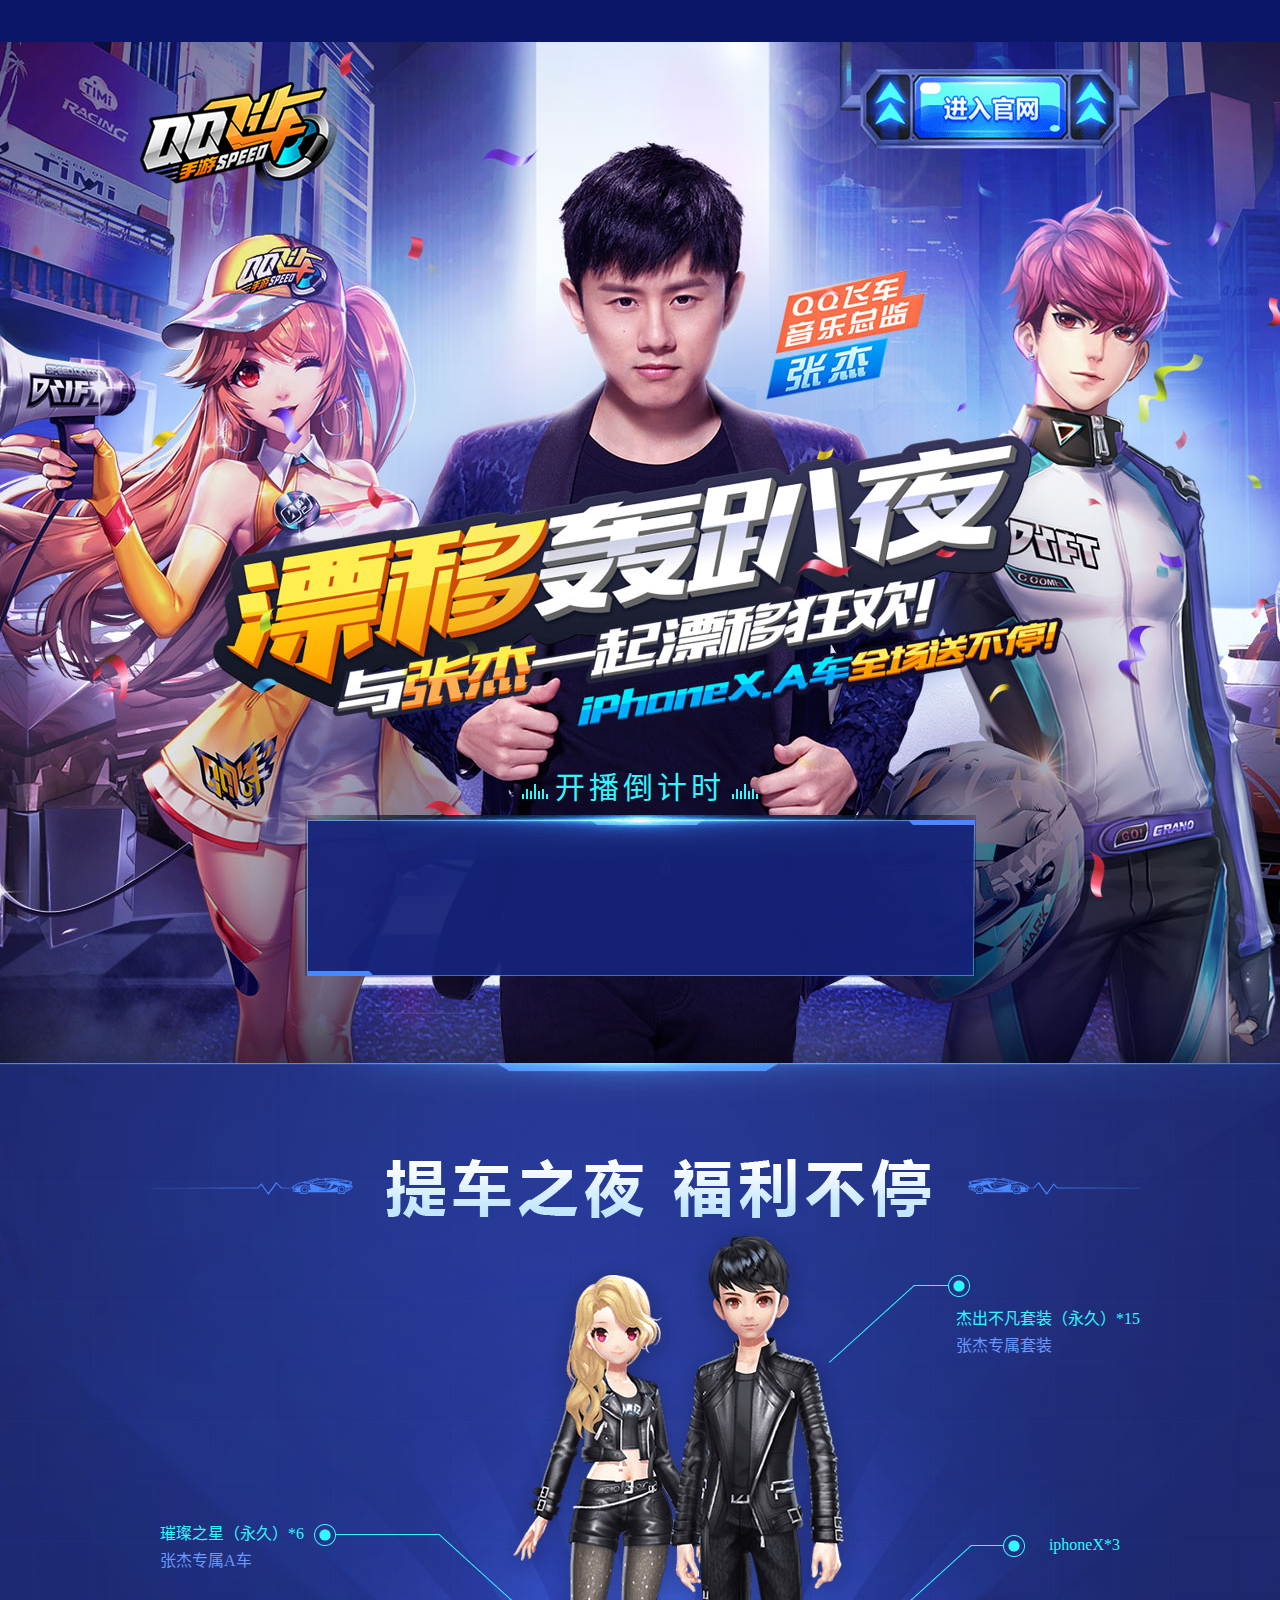
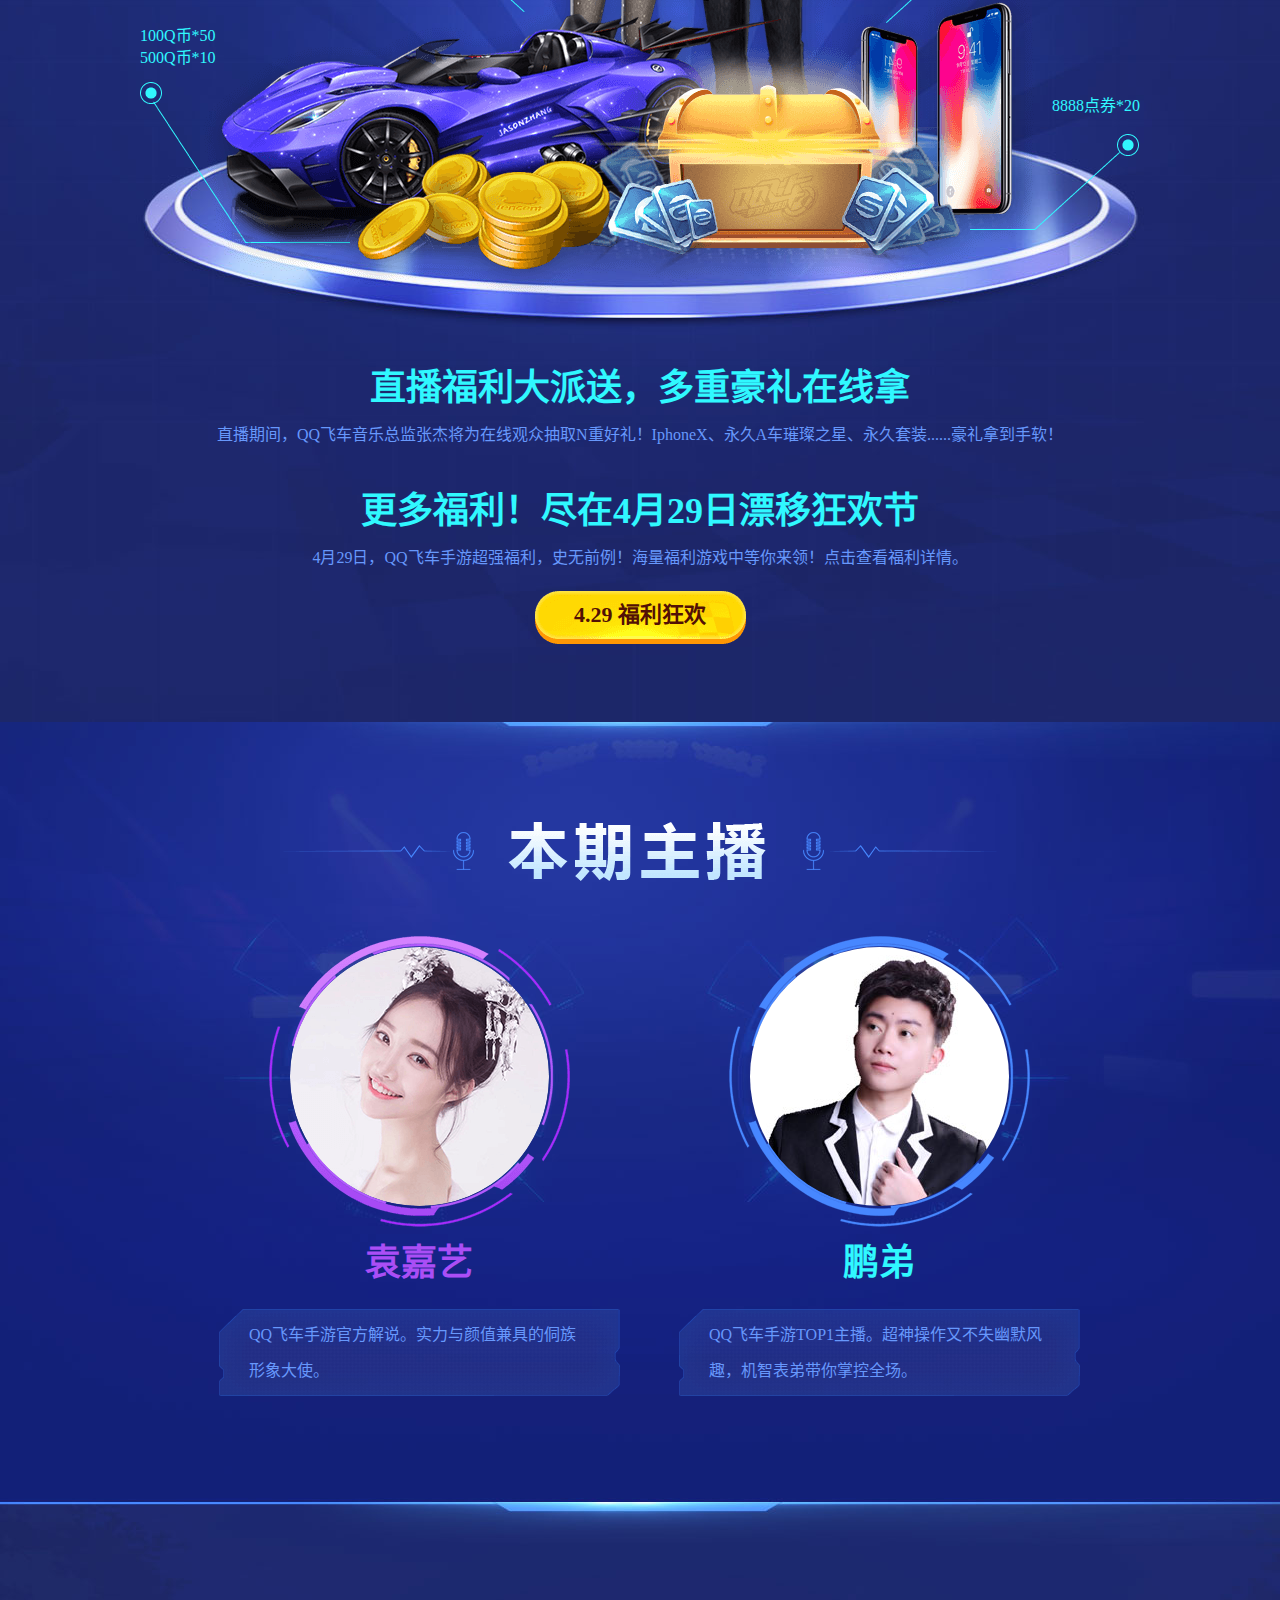
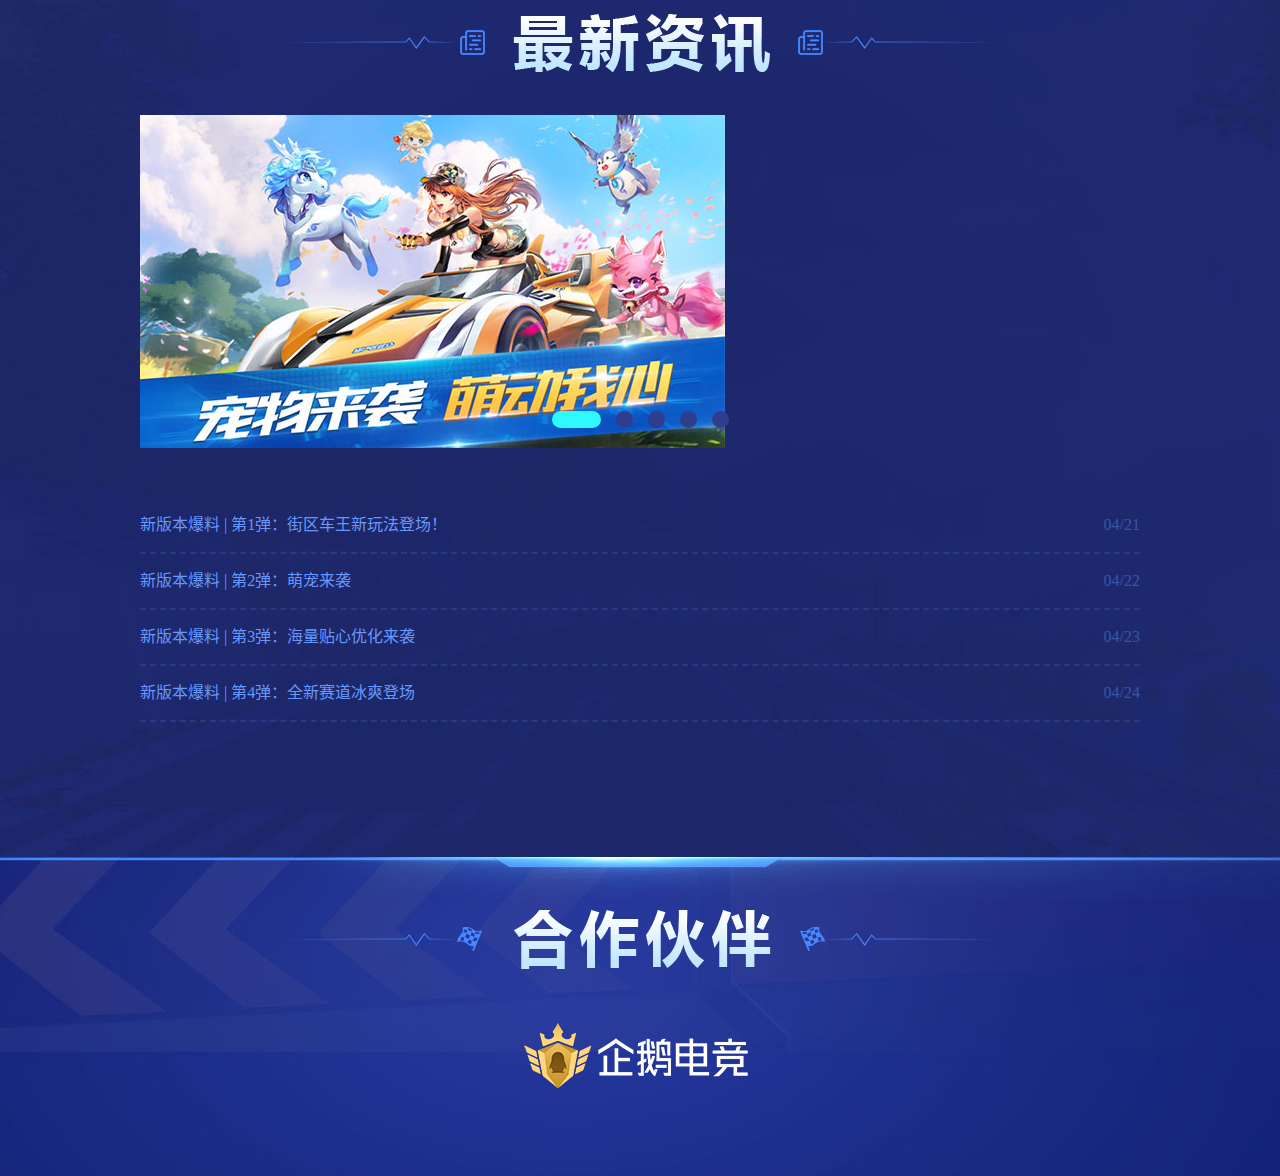
<file: a20180424live/index.html>
<!DOCTYPE html>
<html lang="zh-CN">
  <head>
    <meta charset="gbk">
    <meta name="robots" content="all">
    <meta name="author" content="Tencent-cp">
    <meta name="Copyright" content="Tencent">
    <meta name="Description" content="��QQ�ɳ�����������Ѷ�׿�����ͻ��300������д����������ۼƳ���4.5��ע���û�������������QQ�ɳ��������з��Ŷӳɹ��á�QQ�ɳ�������������ԭ�˶��εĴ󲿷ֲ������ɣ���������֮�࣬ͬʱ�����㹻�Ĳ�����ȣ����������ṩһ��ԭ֭ԭζȴ�ֳ�������ķɳ����Σ�" />
    <meta name="Keywords" content="QQ�ɳ�����,�ɳ�����,QQspeed,QQ�ɳ�����ԤԼ��QQ�ɳ�ԤԼ��ɾ����QQ�ɳ����β�ɾ����ԤԼ, QQ�ɳ�����,�ɳ�����,��ɾ����QQspeedm,speedm��QQ�ɳ�����ԤԼ��QQ�ɳ�ԤԼ��ɾ����QQ�ɳ����β�ɾ����QQ�ɳ���ɾ��������������Ϸ,����,Ư�ƣ�ָ��Ư�ƣ�������,������,ͬ�ǽ���,����,���ܿ�����,�����,ʱ������,�굶,���,��Ɑ,��Ѷ��Ϸ,QQ��Ϸ,SSC��������" />
    <title>�Ž�ֱ��- QQ�ɳ����ιٷ���վ- ��Ѷ��Ϸ</title>
    <!-- ҳ����ƣ�΢��cp | ҳ��������΢��cp | ������2018-04-24 -->
    <script>
      // (function () {
      //     if ((navigator.userAgent.match(/(phone|pad|pod|iPhone|iPod|ios|iPad|Android|Mobile|BlackBerry|IEMobile|MQQBrowser|JUC|Fennec|wOSBrowser|BrowserNG|WebOS|Symbian|Windows Phone)/i))) {
      //         window.location.href = '' //pc
      //     }
      // }())
    </script>
    <style>
      body,dl,dd,ul,ol,h1,h2,h3,h4,h5,h6,p,form{margin:0;padding: 0;}
      body,button,input,select,textarea{font:12px,'\5FAE\8F6F\96C5\9ED1',sans-serif}
      h1,h2,h3,h4,h5,h6{font-size:100%}
      em,b{font-style:normal}
      a{text-decoration:none}
      a:hover{text-decoration:none;}
      img{border:0}
      button,input,select,textarea{font-size:100%;outline:none}
      table{border-collapse:collapse;border-spacing:0}
      td,th,ul,ol{padding:0}
      li {list-style: none}
      .fl {float: left}
      .fr {float: right;}
      .q{zoom: 1;}
      .q:after{content: '';display: block;height: 0;line-height: 0;clear: both;}
      body {padding: 42px 0 0 0;font: 12px '\5FAE\8F6F\96C5\9ED1';min-width: 1000px;background: #0a1666;}
      .browser-tips {padding: 10px 0;text-align: center;line-height: 28px;background:  #ffd963;color: #3f416c;font-size: 20px;}
      .spr {background: url(ossweb-img/spr.png) 0 0 no-repeat;}
      .banner-top {height: 500px;background: url(ossweb-img/banner-top.jpg) no-repeat center top;}
      .banner-bottom {height: 521px;background: url(ossweb-img/banner-bottom.jpg) no-repeat center top;}
      .content {width: 1000px;height: 100%;margin: 0 auto;position: relative;overflow: hidden;}
      .content h1 a {display: block;width: 197px;height: 109px;margin-top: 40px;}
      .btn-index {position: absolute;top: 0;right: 0;display: block;width: 300px;height: 107px;text-indent: -9999px;background-position: -2px -462px}
      .banner h2 {height: 1px;overflow: hidden;text-indent: -9999px;}
      /*.banner .time {width: 671px;position: absolute;bottom: 85px;left: 50%;margin-left: -335px;}*/
      .banner .time {width: 671px;margin: 220px auto 0;}
      .time h4 {font-size: 30px;color: #30f8ff;line-height: 1.75;text-align: center;font-weight: 400;letter-spacing:  4px;}
      .time h4 span {display: inline-block;width: 26px;height: 15px;background-position: -1632px -65px;vertical-align: middle;margin: 0 7px;}
      .time-list {height: 161px;background-position:  -2px -2px;}
      /* ����ʱ */
      .time-list .ctime {height: 100%;width: 100%;margin: 0;text-align: left;position: relative;}
      .ctime .ctime_p {display: inline-block;width: 70px;height: 100px;background: #364fb8;text-align: center;line-height: 100px;font-size: 84px;color: white;margin: 25px 0 0 3px;}
      .ctime .ctime_p1_0 {margin-left: 14px;}
      .ctime .ctime_p2_0 {margin-left: 22px;}
      .ctime .ctime_p3_0 {margin-left: 22px;}
      .ctime .ctime_p4_0 {margin-left: 22px;}
      .ctime .ctime_s {display: block;position: absolute;bottom: 10px;font-size: 20px;color: #30f8ff;line-height: 100%;}
      .ctime .ctime_0 {left: 57px;}
      .ctime .ctime_1 {left: 218px;}
      .ctime .ctime_2 {left: 374px;}
      .ctime .ctime_3 {right: 38px;}
      /*  */
      .wrap-one {height: 785px;background: url(ossweb-img/bg1.jpg) no-repeat center top;}
      .content h3 {text-indent: -9999px;height: 59px;}
      .content .title-one {width: 736px;margin: 100px auto 0;background-position: -677px -65px;}
      .video-wrap {width: 790px;height: 446px;margin: 58px auto 0;overflow: hidden;position: relative;background: url([data-uri]) no-repeat;}
      .video-box {width: 784px;height: 440px;background: #000;margin: 3px auto 0;}
      .video-wrap .video-btn {position: absolute;top: 50%;left: 50%;display: block;width: 90px;height: 90px;margin: -45px 0 0 -45px;background-position: -1091px -317px;}
      .wrap-two {height: 1259px;background: url(ossweb-img/bg2.jpg) no-repeat center top;}
      .content .title-two {width: 1035px;background-position: -677px -2px;margin: 96px auto 0;}
      .award {display: block;margin: 0 auto;}
      .award-list {width: 1000px;height: 679px;background: url(ossweb-img/award.png) no-repeat;position: relative;}
      .award-list li {position: absolute;font-size: 16px;color: #30f8ff;line-height: 22px;}
      .award-list li span {display: block;color: #6798fc;margin-top: 5px;}
      .award-list .award-item1 {left: 20px;top: 305px;}
      .award-list .award-item2 {left: 0;bottom: 228px;}
      .award-list .award-item3 {right: 0;top: 90px;}
      .award-list .award-item4 {right: 20px;top: 316px;}
      .award-list .award-item5 {right: 0;bottom: 180px;}
      .wrap-two h4 {font-size: 36px;color: #30f8ff;text-align: center;line-height: 1.75;margin-top: 30px;}
      .wrap-two p {width: 950px;margin: 0 auto;font-size: 16px;color: #6798fc;line-height: 30px;text-align: center;}
      .wrap-two h4.special {margin-top: 60px;}
      .content .more {display: block;width: 211px;height: 53px;margin: 18px auto 0;background-position: -1417px -65px;font-size: 22px;color: #521005;text-align: center;line-height: 48px;font-weight: 700;}
      .wrap-three {height: 2054px;background: url(ossweb-img/bg3.jpg) no-repeat center top;}
      .content .title-three {width: 714px;background-position: -677px -128px;margin: 100px auto 0;}
      .anchor-list {padding-top: 55px;}
      .anchor-list li {float: left;margin-left: 50px;}
      .anchor-list li.special {margin-left: 74px;}
      .anchor-list div {width: 301px;height: 291px;margin: 0 auto;position: relative;overflow: hidden;}
      .anchor-list div img {display: block;margin: 11px auto 0;border-radius: 50%;}
      .anchor-list h4 {font-size: 36px;text-align: center;line-height: 100%;margin: 18px 0 23px;}
      .anchor-list p {width: 340px;height: 70px;padding: 13px 35px;background-position: -677px -317px;font-size: 16px;color: #6798fc;line-height: 36px; overflow: hidden;display: -webkit-box;-webkit-line-clamp: 2;-webkit-box-orient: vertical;}
      .anchor-list .girl div{background-position: -2px -167px}
      .anchor-list .boy div{background-position: -307px -167px}
      .anchor-list .girl h4 {color: #aa4ef6}
      .anchor-list .boy h4 {color: #30f8ff}
      .content .title-four {width: 705px;background-position: -677px -254px;margin: 214px auto 0;}
      .swiper-box {width: 1000px;height: 333px;overflow: hidden;margin: 42px auto 0;position: relative;}
      .swiper-box ul {position: relative;width: 100%;height: 100%;}
      .swiper-box ul li {width: 585px;height: 333px;cursor: pointer;}
      .swiper-box li img {width: 100%;height: 100%}
      .switcher {position: absolute;bottom: 16px;width: 100%;text-align: center;z-index: 300}
      .switcher a {display: inline-block;width: 17px;height: 17px;background: #303d8c;border-radius: 17px;margin: 0 6px;}
      .switcher a.active {background: #30f8ff;width: 49px;}
      .news-list {margin-top: 50px;}
      .news-list li {height: 54px;font-size: 0;border-bottom: 2px dashed #293b80;}
      .news-list li a {display: inline-block;height: 100%;font-size: 16px;color: #6798fc;line-height: 54px;max-width: 762px;overflow: hidden;text-overflow: ellipsis;white-space: nowrap;}
      .news-list li a:hover {color: #30f8ff}
      .news-list li em {display: inline-block;height: 100%;float: right;font-size: 16px;color: #3259aa;line-height: 54px;}
      .content .title-five {width: 705px;background-position: -677px -191px;margin: 188px auto 0;}
      .partner-img {margin: 39px auto 0;display: block;}
      /*  foot  */
      .wrap_ieg {background: #151e4f;padding: 20px 0;}
      .wrap_ieg p {text-align: center;line-height: 1.5;color: #a8adc6;}
      .wrap_ieg p a {color: #a8adc6}
    </style>
  </head>
  <body>
    <!--[if lt IE 7]><p class="browser-tips">����������汾���ͣ��������������ø��õ�����<p><![endif]-->
    <div class="banner-top banner">
      <div class="content">
        <h1><a target="_blank" onclick="PTTSendClick('btn','logo','QQ�ɳ�');" href="/web201712/main.shtml"><img src="ossweb-img/logo.png" width="197" height="109" alt="QQ�ɳ�"></a>
        </h1>
        <a target="_blank" onclick="PTTSendClick('btn','home','�������');" class="btn-index spr" href="/web201712/main.shtml">�������</a>
        <h2>Ư�ƺ�ſҹ</h2>
      </div>
    </div>
    <div class="banner-bottom banner">
      <div class="content">
         <div class="time">
          <h4><span class="spr"></span>��������ʱ<span class="spr"></span></h4>
          <div class="time-list spr">
             <p id="ctime" class="ctime"></p>
          </div>
        </div>
      </div>
    </div>
    <div class="wrap-one" style="display: none;">
      <div class="content">
        <h3 class="title-one spr">Ư�ƺ�ſҹ</h3>
        <div class="video-wrap">
          <div class="video-box" id="video">
            <a onclick="PTTSendClick('btn','video','��Ƶ');" class="video-btn spr" href="javascript:;"></a>
          </div>
        </div>
      </div>
    </div>
    <div class="wrap-two">
      <div class="content">
         <h3 class="title-two spr">�ᳵ֮ҹ ������ͣ</h3>
        <ul class="award-list">
          <li class="award-item1">��֮�ǣ����ã�*6<span>�Ž�ר��A��</span></li>
          <li class="award-item2">100Q��*50<br>500Q��*10</li>
          <li class="award-item3">�ܳ�������װ�����ã�*15<span>�Ž�ר����װ</span></li>
          <li class="award-item4">iphoneX*3</li>
          <li class="award-item5">8888��ȯ*20</li>
        </ul>
        <h4 class="special">ֱ�����������ͣ����غ���������</h4>
        <p>ֱ���ڼ䣬QQ�ɳ������ܼ��Žܽ�Ϊ���߹��ڳ�ȡN�غ���IphoneX������A����֮�ǡ�������װ......�����õ�������</p>
        <h4>���ร��������4��29��Ư�ƿ񻶽�</h4>
        <p>4��29�գ�QQ�ɳ����γ�ǿ������ʷ��ǰ��������������Ϸ�е������죡����鿴�������顣</p>
        <a onclick="PTTSendClick('btn','more','���ร��');" class="more spr" target="_blank" href="//speedm.qq.com/webplat/info/news_version3/28528/28529/28530/m19689/201804/710554.shtml?e_code=406783&idataid=209142&atm_cl=ad&atm_pos=20307&idata_id=209142">4.29 ������</a>
      </div>
    </div>
    <div class="wrap-three">
      <div class="content">
        <h3 class="title-three spr">��������</h3>
        <ul class="anchor-list q">
          <li class="special girl">
            <div class="spr"><img src="ossweb-img/girl.png" width="259" height="259" alt="Ԭ����"></div>
            <h4>Ԭ����</h4>
            <p class="spr">QQ�ɳ����ιٷ���˵��ʵ������ֵ��ߵĶ��������ʹ��</p>
          </li>
           <li class="boy">
            <div class="spr"><img src="ossweb-img/boy.jpg" width="259" height="259" alt="����"></div>
            <h4>����</h4>
            <p class="spr">QQ�ɳ�����TOP1��������������ֲ�ʧ��Ĭ��Ȥ�����Ǳ��ܴ����ƿ�ȫ����</p>
          </li>
        </ul>
        <h3 class="title-four spr">������Ѷ</h3>
        <div class="swiper-box">
          <ul>
            <li><img src="ossweb-img/img1.jpg" width="585" height="333" alt="�ֲ�һ"></li>
            <li><img src="ossweb-img/img2.jpg" width="585" height="333" alt="�ֲ���"></li>
            <li><img src="ossweb-img/img3.jpg" width="585" height="333" alt="�ֲ���"></li>
            <li><img src="ossweb-img/img4.jpg" width="585" height="333" alt="�ֲ���"></li>
            <li><img src="ossweb-img/img5.jpg" width="585" height="333" alt="�ֲ���"></li>
          </ul>
          <div class="switcher jQ_sliderSwitch ">
            <a onclick="PTTSendClick('btn','lunbo1','�ֲ�һ');" href="javascript:;" class="active"></a>
            <a onclick="PTTSendClick('btn','lunbo2','�ֲ���');" href="javascript:;"></a>
            <a onclick="PTTSendClick('btn','lunbo3','�ֲ���');" href="javascript:;"></a>
            <a onclick="PTTSendClick('btn','lunbo4','�ֲ���');" href="javascript:;"></a>
            <a onclick="PTTSendClick('btn','lunbo5','�ֲ���');" href="javascript:;"></a>
          </div>
        </div>
        <ul class="news-list">
         <li><a target="_blank" onclick="PTTSendClick('btn','news1','����1');" href="//speedm.qq.com/webplat/info/news_version3/28528/28529/28530/m19689/201804/711876.shtml">�°汾���� | ��1���������������淨�ǳ���</a><em>04/21</em></li>
         <li><a target="_blank" onclick="PTTSendClick('btn','news2','����2');" href="//speedm.qq.com/webplat/info/news_version3/28528/28529/28530/m19689/201804/712249.shtml?e_code=407104&idataid=209754&atm_cl=ad&atm_pos=20304&idata_id=209754">�°汾���� | ��2�����ȳ���Ϯ</a><em>04/22</em></li>
         <li><a target="_blank" onclick="PTTSendClick('btn','news3','����3');" href="//speedm.qq.com/webplat/info/news_version3/28528/28529/28530/m19689/201804/712468.shtml">�°汾���� | ��3�������������Ż���Ϯ</a><em>04/23</em></li>
         <li><a target="_blank" onclick="PTTSendClick('btn','news4','����4');" href="//speedm.qq.com/webplat/info/news_version3/28528/28529/28530/m19689/201804/712794.shtml">�°汾���� | ��4����ȫ��������ˬ�ǳ�</a><em>04/24</em></li>
        </ul>
        <h3 class="title-five spr">�������</h3>
        <img class="partner-img" src="ossweb-img/qe.png" width="238" height="107"  alt="���羺">
      </div>
    </div>
    <script src="//ossweb-img.qq.com/images/js/title.js"></script>
    <script  src="//game.gtimg.cn/images/js/2018foot/foot.js"></script>
    <script src="//ossweb-img.qq.com/images/js/jquery/jquery-1.9.1.min.js"></script>
    <script src="//ossweb-img.qq.com/images/js/PTT/ping_tcss_tgideas_https_min.js"></script>
    <script src="js/jquery.roundabout.min.js"></script>
    <script src="//imgcache.qq.com/tencentvideo_v1/tvp/js/tvp.player_v2_jq.js" type="text/javascript"></script>
    <!-- PHP��ȡ������ʱ�� -->
    <script src='//apps.game.qq.com/CommArticle/app/reg/gdate.php'></script>
    <script>
      //�˶δ��벻�ܷŵ�����JS�У�
      var setSite = { 
        siteType:"a20180424live",
        pageType: "index",
        pageName: "PC��ҳ",
        osact: 1, 
        ingame: 0,
        stayTime: 1 
      }
      if (typeof (pgvMain) == 'function') pgvMain();
      // �ֲ�
      $('.swiper-box ul').roundabout({
        duration: 500,
        minScale: 0.6,
        autoplay: true,
        autoplayDuration: 3000,
        minOpacity: 0,
        maxOpacity: 1,
        startingChild: 0,
        autoplayInitialDelay: 5000,
        autoplayPauseOnHover: true,
        enableDrag: true
      }).bind({
        animationEnd: function (e) {
          var index = $('.swiper-box ul').roundabout('getChildInFocus');
          $('.jQ_sliderSwitch a').removeClass('active');
          $('.jQ_sliderSwitch a').eq(index).addClass('active');
        }
      })
      $('.jQ_sliderSwitch a').on('click', function () {
        var $elem = $(this);
        var index = $elem.index();
        $('.swiper-box ul').roundabout('animateToChild', index);
        return false;
      });
      // ����ʱ
      function countDown(t,e){function n(){var t,e,a,r,s,c;return e=+new Date+o.gap,t=Math.floor((o.ttime-e)/1e3),0>=t?(t=0,clearTimeout(o.timer),i(["00","00","00","00"],o.el,o.id,o.nani),void o.done()):(a=t%60,t=(t-a)/60,r=t%60,t=(t-r)/60,s=t%24,t=(t-s)/24,c=t,i([c,s,r,a],o.el,o.id,o.nani),void(o.timer=setTimeout(n,1e3)))}function i(t,e,n,i){for(var s=0;s<t.length;s++)t[s]=""+t[s],1==t[s].length&&(t[s]="0"+t[s]);0!==o.lastTs?r(t,o.lastTs,n,i):a(e,t,n,o.sp),o.lastTs=t}function a(t,e,n,i){for(var a=e.length,r="",o=0;a>o;o++){e[o]=e[o].split("");for(var s=0;s<e[o].length;s++)r+='<span id="'+n+"P"+(o+1)+"_"+s+'" class="'+n+"_p "+n+"_p"+(o+1)+"_"+s+" "+n+"_n"+e[o][s]+'">'+e[o][s]+"</span>";r+='<span class="'+n+"_s "+n+"_"+o+'">'+i[o]+"</span>"}t.innerHTML=r}function r(t,e,n,i){for(var a=0;a<t.length;a++)if(t[a]!==e[a]){t[a]=t[a].split("");for(var r=0;r<t[a].length;r++)if(t[a][r]!==e[a][r]){var o=document.getElementById(n+"P"+(a+1)+"_"+r);o.className=n+"_p "+n+"_p"+(a+1)+"_"+r+" "+n+"_n"+t[a][r]+" "+i,o.innerHTML=t[a][r],o.addEventListener&&o.addEventListener("webkitAnimationEnd",function(){this.classList.remove(i)},!1)}}}var o={nani:"nani",sp:[":",":",":",""],id:t,el:document.getElementById(t),gap:0,lastTs:0,ttime:0,timer:null,done:function(){}};for(p in e)o[p]=e[p];if(void 0!==o.ttime)return o.play=function(){n()},o.pause=function(){clearTimeout(o.timer)},o.play(),o}function getServerTime(){var t,e,n="//"+window.location.hostname+"/favicon.ico?t="+Math.random();try{t=new XMLHttpRequest}catch(i){try{t=new ActiveXObject("Msxml2.XMLHTTP")}catch(i){try{t=new ActiveXObject("Microsoft.XMLHTTP")}catch(i){t=null}}}try{t.open("HEAD",n,!1),t.send()}catch(i){return{stime:new Date,stgap:0}}return e=new Date(t.getResponseHeader("Date")),{stime:e,stgap:e.getTime()-+new Date}}
      //ͨ��gdate.php��ȡ�����������ʱ���gap
      var _gapTime = typeof(json_curdate)!=="undefined" ? +new Date(json_curdate.replace(/-/g,"/"))-(+new Date()) : 0;
      var ctimer = new countDown("ctime",{ ttime:+new Date(2018,03,28,18,00,00), gap:_gapTime, sp:["DAYS","HOURS","MINUTES","SECONDS"],done:liveShow})
      //ֱ��
      function liveShow() {
        $('.wrap-one').show();
        var video = new tvp.VideoInfo();
        video.setChannelId('100202901');
        var player = new tvp.Player();
        player.create({
          width: 784,
          height: 440,
          type: 1,
          video: video,
          modId: "video",
          autoplay: true
        });
      }
    </script>
  </body>
</html>
</file>
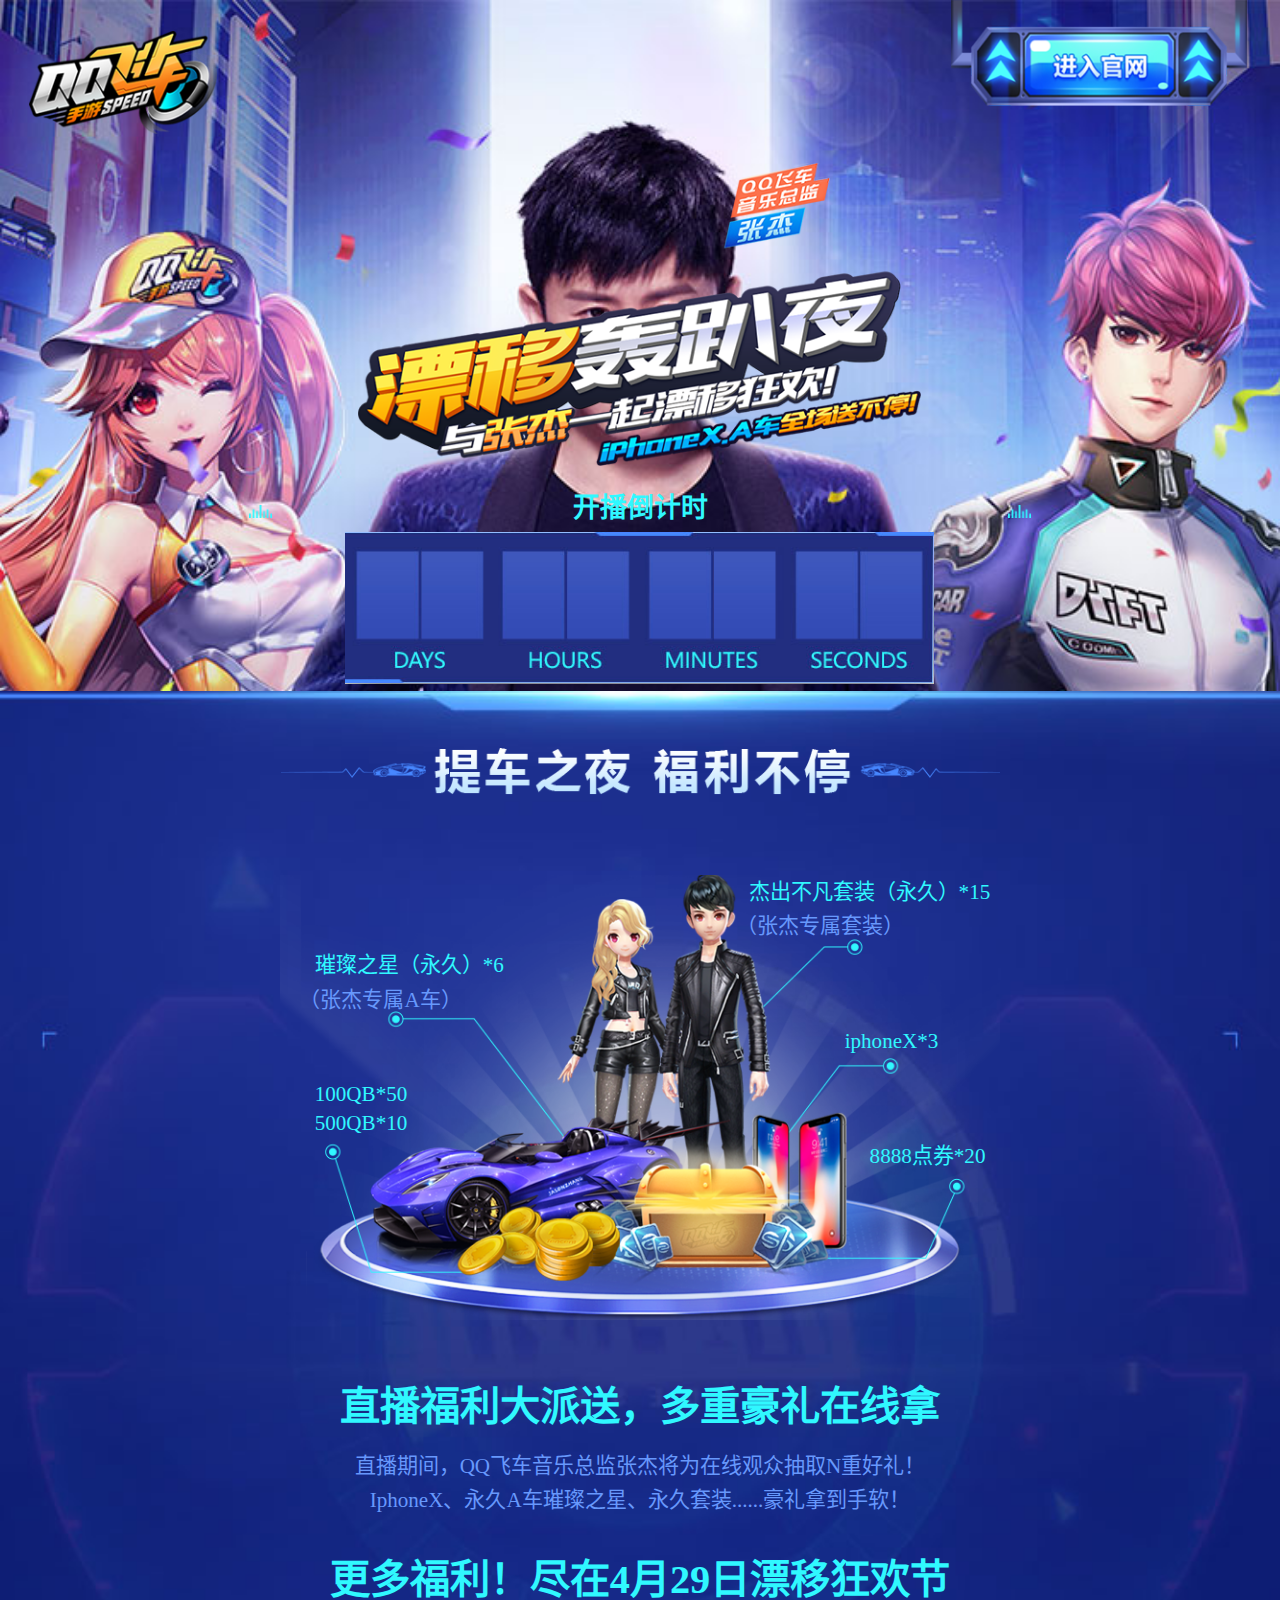
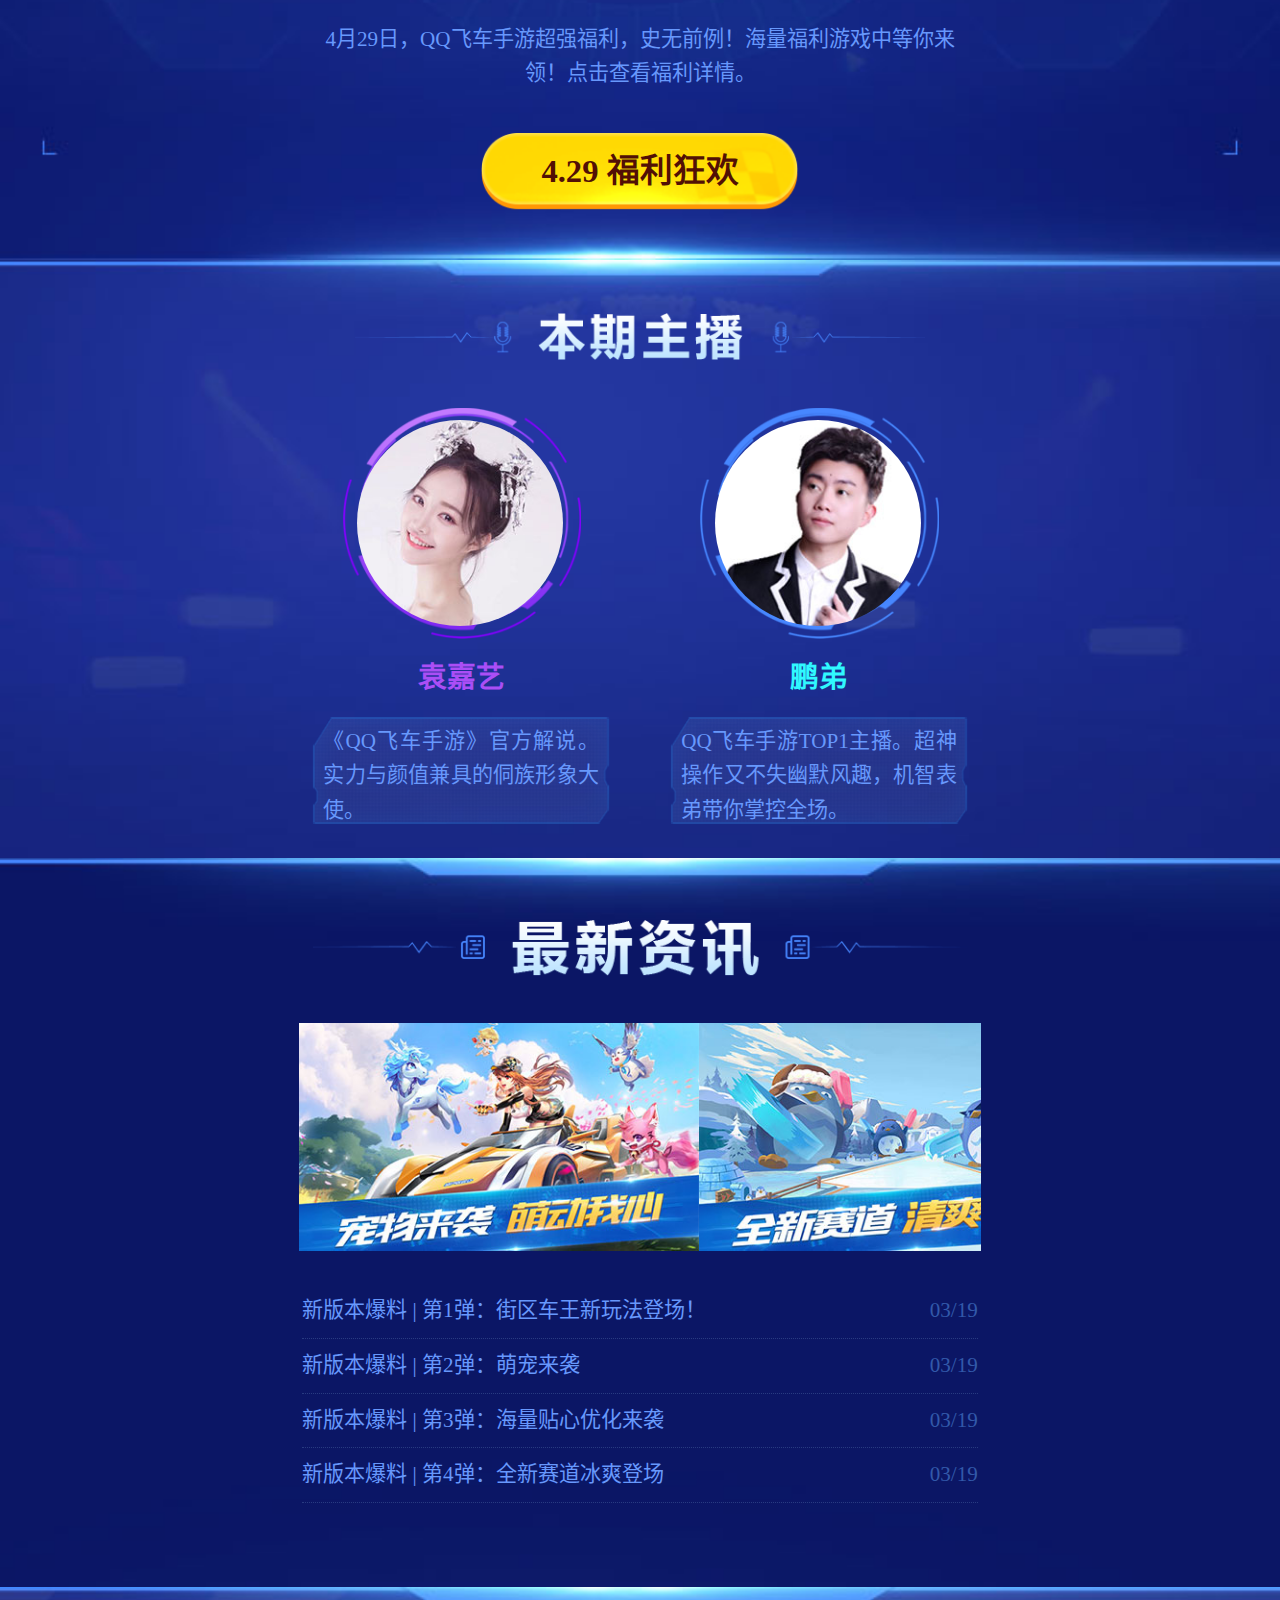
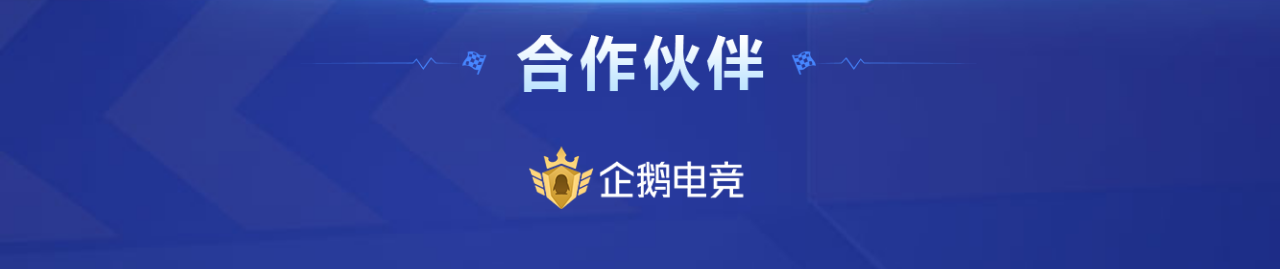
<file: a20180424livem/index.htm>
<!DOCTYPE html>
<html lang="zh-CN">
<head>
<meta charset="gbk" />
<meta name="viewport" content="width=device-width,initial-scale=1,maximum-scale=1,user-scalable=0,maximum-scale=1"/>
<meta name="format-detection" content="telephone=no" />
<meta content="yes" name="mobile-web-app-capable">
<meta content="yes" name="apple-mobile-web-app-capable" />
<meta http-equiv="Cache-Control" content="no-siteapp" />
<meta name="robots" content="all" />
<meta name="Copyright" content="Tencent" />
<meta name="author" content="Tencent-cp" />
<meta name="Description" content="��QQ�ɳ�����������Ѷ�׿�����ͻ��300������д����������ۼƳ���4.5��ע���û�������������QQ�ɳ��������з��Ŷӳɹ��á�QQ�ɳ�������������ԭ�˶��εĴ󲿷ֲ������ɣ���������֮�࣬ͬʱ�����㹻�Ĳ�����ȣ����������ṩһ��ԭ֭ԭζȴ�ֳ�������ķɳ����Σ�" />
<meta name="Keywords" content="QQ�ɳ�����,�ɳ�����,QQspeed,QQ�ɳ�����ԤԼ��QQ�ɳ�ԤԼ��ɾ����QQ�ɳ����β�ɾ����ԤԼ, QQ�ɳ�����,�ɳ�����,��ɾ����QQspeedm,speedm��QQ�ɳ�����ԤԼ��QQ�ɳ�ԤԼ��ɾ����QQ�ɳ����β�ɾ����QQ�ɳ���ɾ��������������Ϸ,����,Ư�ƣ�ָ��Ư�ƣ�������,������,ͬ�ǽ���,����,���ܿ�����,�����,ʱ������,�굶,���,��Ɑ,��Ѷ��Ϸ,QQ��Ϸ,SSC��������" />
<!-- ��ƣ�΢��cp  | �ع���΢��cp | ������2018-4-24  -->
<title>�Ž�ֱ��-QQ�ɳ�����-��Ѷ��Ϸ</title>
<link rel="stylesheet" href="css/swiper-3.4.2.min.css"/>
<script>
(function () {
  if (!(navigator.userAgent.match(/(phone|pad|pod|iPhone|iPod|ios|iPad|Android|Mobile|BlackBerry|IEMobile|MQQBrowser|JUC|Fennec|wOSBrowser|BrowserNG|WebOS|Symbian|Windows Phone)/i))) {
      //window.location.href = '' //pc
  }
}())
</script>
<style>
/*reset*/
body,div,dl,dt,dd,ul,ol,li,h1,h2,h3,h4,h5,h6,pre,code,form,fieldset,legend,input,textarea,p,blockquote,th,td,hr,button,article,aside,
details,figcaption,figure,footer,header,hgroup,menu,nav,section{margin:0;padding:0}
article,aside,details,figcaption,figure,footer,header,hgroup,menu,nav,section { display:block; }
table{border-collapse:collapse;border-spacing:0}
audio,canvas,video { display: inline-block;*display: inline;*zoom: 1;}
fieldset,img{border:0}
address,caption,cite,code,dfn,em,strong,th,var{font-style:normal;font-weight:normal}
ol,ul{list-style:none}
caption,th{text-align:left}
h1,h2,h3,h4,h5,h6{font-size:100%;font-weight:normal}
q:before,q:after{content:''}
abbr,acronym{border:0;font-variant:normal}
sup{vertical-align:text-top}
sub{vertical-align:text-bottom}
input,textarea,select{font-family:inherit;font-size:inherit;font-weight:inherit}
input,textarea,select{*font-size:100%}
a {-webkit-tap-highlight-color: transparent;}

/* ���� */
html {font-size: calc(100vw / 750 * 100)}
@media all and (orientation : landscape){html {font-size: calc(100vw / 1334 *100)}}

/* kv */
.kv { height: 7.2rem; background: url(ossweb-img/kv-bg.jpg) no-repeat 0 0/100% 100%; background-size: cover}
.kv-top { display: flex; justify-content: space-between;}
.kv-logo { width: 1.96rem; height: 1.08rem; background: url(ossweb-img/logo.png) no-repeat 0 0/100% 100%; text-indent: -9999px; margin: .32rem 0 0 .3rem;}
.kv-logo a {display: block; width: 100%; height: 100%}
.kv-btn { width: 3.09rem; height: 1.1rem; background: url(ossweb-img/enter-website.png) no-repeat 0 0/100% 100%; text-indent: -9999px; margin-right: .34rem;}
.kv-title { width: 5.87rem; height: 3.16rem; background: url(ossweb-img/kv-title.png) no-repeat 0 0/100% 100%; text-indent: -9999px; margin: .3rem auto;}
.kv-resttime-title { font-size: .28rem; color: #30f8ff; text-align: center; font-weight: bold; position: relative; line-height: 100%;}
.kv-resttime-title:before, .kv-resttime-title:after { content: ""; position: absolute; width: .24rem; height: .14rem; background: url(ossweb-img/icons.png) no-repeat -4.3rem -3.07rem/7.5rem 3.96rem; top: .1rem;}
.kv-resttime-title:before { left: 2.6rem }
.kv-resttime-title:after { right: 2.6rem }
.kv-resttime-box { width: 6.14rem; height: 1.59rem; background: url(ossweb-img/resttime-bg.jpg) no-repeat 0 0/100% 100%; margin: .1rem auto 0; color: #fff; font-size: 0; box-sizing: border-box; padding: .2rem .12rem;}
.kv-resttime-box span { display: inline-block; font-size: .78rem; line-height: .93rem; width: .65rem; text-align: center;}
.ctime_p1_1, .ctime_p2_1, .ctime_p3_1, .ctime_p4_1{margin-left: .02rem;}
.ctime_p2_0, .ctime_p2_0, .ctime_p3_0, .ctime_p4_0{margin-left: .2rem;}
.kv-resttime-box .ctime_s { display: none; }

/* Ư�ƺ�ſҹ */
.live { height: 6.75rem; background: url(ossweb-img/cont-bg1.jpg) no-repeat 0 0/100% 100%; padding-top: .96rem; box-sizing: border-box; display: none; background-size: cover;}
.live-title { width: 7.32rem; height: .59rem; background: url(ossweb-img/icons.png) no-repeat -.05rem -.05rem/7.5rem 3.96rem; margin: 0 auto; text-indent: -9999px;}
.live-box { width: 7rem; height: 4.18rem; background: url(ossweb-img/video-bg.png) no-repeat 0 0/100% 100%; margin: .45rem auto; position: relative; overflow: hidden;}
.live-video { width: 6.9rem; height: 4.12rem; background: #000; position: absolute; top: .03rem; left: .05rem;}
.live-play { position: absolute; left: 50%; top: 50%; transform: translate(-50%, -50%); width: .84rem; height: .84rem; background: url(ossweb-img/icons.png) no-repeat -3.41rem -3.07rem/7.5rem 3.96rem;}

/* ���� */
.welfare {height: 12.19rem; background: url(ossweb-img/cont-bg1.jpg) no-repeat 0 0/100% 100%; padding: .6rem 0 .55rem; box-sizing: border-box;}
.welfare-title { width: 7.5rem; height: .5rem; background: url(ossweb-img/icons.png) no-repeat 0 -.69rem/100% 3.96rem; text-indent: -9999px; margin: 0 auto .82rem;}
.welfare-car { width: 7.5rem; height: 4.64rem; margin: 0 auto .48rem; background: url(ossweb-img/welfare-car-bg.png) no-repeat 0 0/100% 100%; position: relative;}
.welfare-subtitle { font-size: .42rem; line-height: .86rem; text-align: center; color: #30f8ff; font-weight: bold; width: 7.5rem; margin: .22rem auto 0;}
.welfare-intro { font-size: .22rem; line-height: .36rem; color: #6798fc; padding: 0 .3rem; text-align: center; width: 7.5rem; margin: 0 auto; box-sizing: border-box;}
.welfare-btn { width: 3.32rem; height: .84rem; line-height: .8rem; margin: .44rem auto 0; display: block; background: url(ossweb-img/icons.png) no-repeat -.05rem -3.07rem/7.5rem 3.96rem; font-size: .34rem; font-weight: bold; color: #521005; text-align: center; text-decoration: none;}
.welfare span { position: absolute; color: #30f8ff; font-size: .22rem; }
.welfare span.darken { color: #6798fc }
.welfare span:nth-child(1) { top: .76rem; left: .36rem; }
.welfare span:nth-child(2) { top: 1.12rem; left: .2rem; }
.welfare span:nth-child(3) { top: 2.16rem; left: .36rem; }
.welfare span:nth-child(4) { top: 2.46rem; left: .36rem; }
.welfare span:nth-child(5) { top: 0; right: .1rem; }
.welfare span:nth-child(6) { top: .35rem; right: 1rem; }
.welfare span:nth-child(7) { top: 1.6rem; right: .64rem; }
.welfare span:nth-child(8) { top: 2.75rem; right: .15rem; }

/* ���� */
.anchor {height: 6.23rem; background: url(ossweb-img/cont-bg3.jpg) no-repeat 0 0/100% 100%; padding-top: .55rem; box-sizing: border-box; background-size: cover;}
.anchor-title { width: 5.95rem; height: .49rem; background: url(ossweb-img/icons.png) no-repeat -.05rem -1.24rem/7.5rem 3.96rem; margin: 0 auto .5rem; text-indent: -9999px;}
.anchor-list { display: flex; justify-content: space-between; padding: 0 .3rem; width: 6.9rem; margin: 0 auto;}
.anchor-list li { width: 3.17rem; margin-bottom: .5rem}
.anchor-list div { width: 2.49rem; height: 2.41rem;  border-radius: 50%; margin-left: .35rem; position: relative;}
.anchor-circle { position: absolute; width: 100%; height: 100%; background: url(ossweb-img/circle1.png) no-repeat 0 0/100% 100%; animation: rotate 20s linear infinite}
.anchor-list li:last-child i { background: url(ossweb-img/circle2.png) no-repeat 0 0/100% 100%; animation: rotate-reverse 20s linear infinite}
.anchor-list li:last-child strong { color: #30f8ff }
.anchor-list img { width: 2.15rem; height: 2.15rem; display: block; border-radius: 50%; position: relative; top: .12rem; left: .15rem}
.anchor-list strong { font-size: .3rem; color: #aa4ef6; font-weight: bold; text-align: center; display: block; padding: .15rem 0 .2rem;}
.anchor-list p { width: 3.17rem; height: 1.18rem; background: url(ossweb-img/anchor-text-bg.png) no-repeat 0 0/100% 100%; font-size: .22rem; line-height: .36rem; color: #6798fc; padding: .1rem .15rem 0; box-sizing: border-box;  text-align: justify; -webkit-line-clamp: 3; -webkit-box-orient: vertical; overflow: hidden;}

/* ������Ѷ */
.news {height: 7.6rem; padding-top: .64rem; box-sizing: border-box; background: url(ossweb-img/cont-bg4.jpg) no-repeat 0 0/100% 100%; background-size: cover;}
.news-title { width: 6.81rem; height: .6rem; background: url(ossweb-img/icons.png) no-repeat -.05rem -1.78rem/7.5rem 3.96rem; margin: 0 auto .48rem; text-indent: -9999px;}
.news-ads { width: 7.1rem; margin: 0 auto; overflow: hidden; }
.news-ads-wrap { display: flex; position: relative;}
.news-ads-wrap li { width: 4.17rem; height: 2.37rem; background-color: #fff; font-size: 0}
.news-ads-wrap img { width: 4.17rem; height: 2.37rem; }
.news-list {padding-top: .35rem; width: 7.5rem; margin: 0 auto;}
.news-list li { font-size: .22rem; line-height: .56rem; display: flex; justify-content: space-between; margin: 0 .23rem; color: #6798fc; border-bottom: 1px dotted #283b81; box-sizing: border-box;}
.news-list li.active { color: #30f8ff }
.news-list a { color: inherit; text-decoration: none; width: 5.8rem; overflow: hidden; text-overflow: ellipsis; white-space: nowrap;}
.news-list span { color: #3259aa }
.news-ads .news-ads-pagination { width: auto; position: absolute; left: 50%; bottom: -.15rem; transform: translateX(-50%); z-index: 2;}
.news-ads .news-ads-pagination li { width: .16rem; height: .16rem; border-radius: .08rem; background-color: #303d8c; margin: 0 .05rem; opacity: 1; transition: all .3s;}
.news-ads .news-ads-pagination li.swiper-pagination-bullet-active { background-color: #30f8ff; width: .4rem}
/* ������� */
.partner { padding-top: .5rem; box-sizing: border-box; background: url(ossweb-img/cont-bg5.jpg) no-repeat 0 0/100% 100%; background-size: cover;}
.partner-title { width: 7.08rem; height: .59rem; background: url(ossweb-img/icons.png) no-repeat -.05rem -2.43rem/7.5rem 3.96rem; text-indent: -9999px; margin: 0 auto .42rem;}
.partner-list { display: flex; justify-content: center; flex-wrap: wrap; padding: 0 0.95rem .05rem;}
.partner-list li {width: 2.38rem; height: 1.07rem; margin: 0 .15rem .3rem;}
.partner-list img {display: block; width: 100%; height: 100%;}

/* �ײ� */
.foot { background-color: #162054; }
.foot p {font-size: .22rem; text-align: center; color: #fff; line-height: .93rem;}
.copyright_zh { display: none; }

/* animation */
@keyframes rotate {
  form {
    transform: rotateZ(0);
  }
  to {
    transform: rotateZ(360deg);
  }
}

@-webkit-keyframes rotate {
  form {
    transform: rotateZ(0);
  }
  to {
    transform: rotateZ(360deg);
  }
}

@keyframes rotate-reverse {
  form {
    transform: rotateZ(0);
  }
  to {
    transform: rotateZ(-360deg);
  }
}

@-webkit-keyframes rotate-reverse {
  form {
    transform: rotateZ(0);
  }
  to {
    transform: rotateZ(-360deg);
  }
}
</style>
</head>

<body>
<!-- kv -->
<section class="kv">
  <!-- kvͷ�� -->
  <div class="kv-top">
    <h1 class="kv-logo"><a href="/m/" ontouchend="PTTSendClick('kv','logo','logo');">QQ�ɳ�</a></h1>
    <a class="kv-btn" href="/m/" ontouchend="PTTSendClick('kv','enter-website','�������');">�������</a>
  </div>
  <!-- kv���� -->
  <h2 class="kv-title">Ư�ƺ�ſҹ�����Ž�һ��Ư�ƿ񻶣�iponeX��A��ȫ���Ͳ�ͣ</h2>
  <!-- kv����ʱ -->
  <div class="kv-resttime">
    <p class="kv-resttime-title">��������ʱ</p>
    <div class="kv-resttime-box" id="ctime">
    </div>
  </div>
</section>

<!-- live -->
<section class="live">
  <h3 class="live-title">Ư�ƺ�ſҹ</h3>
  <div class="live-box">
    <div class="live-video" id="live-video"></div>
    <i class="live-play"></i>
  </div>
</section>

<!-- ���� -->
<section class="welfare">
  <h3 class="welfare-title">�ᳵ֮ҹ ������ͣ</h3>
  <div class="welfare-car">
    <span>��֮�ǣ����ã�*6</span>
    <span class="darken">���Ž�ר��A����</span>
    <span>100QB*50</span>
    <span>500QB*10</span>
    <span>�ܳ�������װ�����ã�*15</span>
    <span class="darken">���Ž�ר����װ��</span>
    <span>iphoneX*3</span>
    <span>8888��ȯ*20</span>
  </div>
  <h4 class="welfare-subtitle">ֱ�����������ͣ����غ���������</h4>
  <p class="welfare-intro">ֱ���ڼ䣬QQ�ɳ������ܼ��Žܽ�Ϊ���߹��ڳ�ȡN�غ���IphoneX������A����֮�ǡ�������װ......�����õ�������</p>
  <h4 class="welfare-subtitle">���ร��������4��29��Ư�ƿ񻶽�</h4>
  <p class="welfare-intro">4��29�գ�QQ�ɳ����γ�ǿ������ʷ��ǰ��������������Ϸ�е������죡����鿴�������顣</p>
  <a href="//speedm.qq.com/cp/a20180412qqfcm/index1.html" class="welfare-btn" ontouchend="PTTSendClick('welfare','more-welfare','���ร��');">4.29 ������</a>
</section>

<!-- ���� -->
<section class="anchor">
  <h3 class="anchor-title">��������</h3>
  <ul class="anchor-list">
    <li>
      <div>
        <i class="anchor-circle"></i>
        <img src="ossweb-img/avator1.jpg" alt="Ԭ����">
      </div>
      <strong>Ԭ����</strong>
      <p>��QQ�ɳ����Ρ��ٷ���˵��ʵ������ֵ��ߵĶ��������ʹ��</p>
    </li>
    <li>
      <div>
        <i class="anchor-circle"></i>
        <img src="ossweb-img/avator2.jpg" alt="����">
      </div>
      <strong>����</strong>
      <p>QQ�ɳ�����TOP1��������������ֲ�ʧ��Ĭ��Ȥ�����Ǳ��ܴ����ƿ�ȫ����</p>
    </li>
  </ul>
</section>

<!-- ��Ѷ -->
<section class="news">
  <h3 class="news-title">������Ѷ</h3>
  <!-- ��Ѷ���ͼ -->
  <div class="news-ads swiper-container">
    <ul class="news-ads-wrap swiper-wrapper">
      <li class="swiper-slide"><a href="javascript:;"><img src="ossweb-img/ads-img1.jpg" alt="ad1"></a></li>
      <li class="swiper-slide"><a href="javascript:;"><img src="ossweb-img/ads-img2.jpg" alt="ad2"></a></li>
      <li class="swiper-slide"><a href="javascript:;"><img src="ossweb-img/ads-img3.jpg" alt="ad3"></a></li>
      <li class="swiper-slide"><a href="javascript:;"><img src="ossweb-img/ads-img4.jpg" alt="ad4"></a></li>
      <li class="swiper-slide"><a href="javascript:;"><img src="ossweb-img/ads-img5.jpg" alt="ad5"></a></li>
    </ul>
    <ul class="news-ads-pagination pagination"></ul>
  </div>
  <!-- ��Ѷ���� -->
  <ul class="news-list">
    <li><a href="http://speedm.qq.com/webplat/info/news_version3/28528/28529/28530/m19806/201804/711876.shtml">�°汾���� | ��1���������������淨�ǳ���</a><span>03/19</span></li>
    <li><a href="http://speedm.qq.com/webplat/info/news_version3/28528/28529/28530/m19806/201804/712249.shtml">�°汾���� | ��2�����ȳ���Ϯ</a><span>03/19</span></li>
    <li><a href="http://speedm.qq.com/webplat/info/news_version3/28528/28529/28530/m19806/201804/712468.shtml">�°汾���� | ��3�������������Ż���Ϯ</a><span>03/19</span></li>
    <li><a href="http://speedm.qq.com/webplat/info/news_version3/28528/28529/28530/m19806/201804/712794.shtml">�°汾���� | ��4����ȫ��������ˬ�ǳ�</a><span>03/19</span></li>
  </ul>
</section>

<!-- ������� -->
<section class="partner">
  <h3 class="partner-title">�������</h3>
  <ul class="partner-list">
    <li><img src="ossweb-img/partner1.png" alt=""></li>
  </ul>
</section>

<script src='//apps.game.qq.com/CommArticle/app/reg/gdate.php'></script>
<script src="//ossweb-img.qq.com/images/js/swiper/swiper-3.4.2.min.js"></script>
<script src="//game.gtimg.cn/images/js/zepto/zepto.min.js"></script>
<script src="//vm.gtimg.cn/tencentvideo/txvlive/2017/txvlive.js"></script>

<!--ͨ��ͳ�ƴ���-->
<script src="//ossweb-img.qq.com/images/js/PTT/ping_tcss_tgideas_https_min.js"></script>
<!--IEGͨ�õײ�-->
<script id="afooter" src="//game.gtimg.cn/images/js/2018foot/foot.js"></script>
<script src="//ossweb-img.qq.com/images/js/TGMobileShare/TGMobileShare.min.js"></script>
<script>
//�˶δ��벻�ܷŵ�����JS�У�
var setSite={ //������վ����
 siteType:"a20180424livem", //������:"os"�����ǹ�����������ǣ�����дactName����a20160701xxx
 pageType:"index", //������:��ҳ��Ķ�λ������ҳ�溬����д����main||list||detail||download||share||page1||pageN
 pageName:"��ҳ", //������:ҳ��������
 osact:1, //ѡ����:�Ƿ��ǹ���ר��(�ڹ�����Ӫ��ר��)boolean��Ĭ����0�������������ϼ������osact=1���������
 ingame:0, //ѡ����:�Ƿ�Ͷ������ϷAPP��boolean��Ĭ����0�������������ϼ������ingame=1���������
 stayTime:0 //ѡ����:�Ƿ���Ҫͳ��ͣ��ʱ��boolean��Ĭ����0
}
if(typeof(pgvMain)=='function')pgvMain();//ǧ�������ǣ�

TGMobileShare({
  shareTitle:'', //�����û�����Ϊ��ʱ��ҳ����title�����ȡtitle
  shareDesc:'', //�����û�����Ϊ��ʱ��ҳ����Description�����ȡDescription
  shareImgUrl:'https://game.gtimg.cn/images/speedm/m/m201712/logo.png', //����ͼƬ�ߴ�200*200������д����·��
  shareLink: location.href, //��������Ҫ����ǰҳ��ͬ����(��Q���������Ҫ��) ,�����û�����Ϊ��ʱ��Ĭ�ϵ�ȡ��ǰURL
  actName:'a20180424livem' //���������������ͳ�Ʒ�������ר��һ�����Ŀ¼������a20151029demo
});

/*�ֲ�*/
new Swiper('.news-ads', {
  pagination: '.news-ads-pagination',
  autoplay: 3000,
  paginationClickable: true,
  slideToClickedSlide: true,
  paginationElement: 'li',
  effect : 'coverflow',
  slidesPerView: 3,
  centeredSlides: true,
  coverflow: {
    rotate: 0,
    stretch: 40,
    depth: 100,
    modifier: 2,
    slideShadows : true,
  },
  autoplayDisableOnInteraction : false,
  centeredSlides: true,
  loop: true,
  slidesPerView: 'auto',
  grabCursor: false
})

/*ֱ��*/
var live = (function() {
  var config = {
    containerId: 'live-video',
    vid: '123445401',
    livepid: '',
    width: '670',
    height: '377',
    autoplay: true
  };
  
  // ��Ƶ����
  var play = function() {
    var player = new TxvLive(config);
    player.on('ready', function () {
      //׼����ɿ�ʼ����
      $('.live-play').hide();
    });
  }

  // �������
  $('.live-play').on('tap', function() {
    play();
  })

  // ��ʾֱ��ģ�鲢����
  var show = function() {
    $('.live').show();
    play();
    console.log('live start')
  }

  return {
    play: play,
    show: show
  }
})()

// ����ʱ
function countDown(t,e){function n(){var t,e,a,r,s,c;return e=+new Date+o.gap,t=Math.floor((o.ttime-e)/1e3),0>=t?(t=0,clearTimeout(o.timer),i(["00","00","00","00"],o.el,o.id,o.nani),void o.done()):(a=t%60,t=(t-a)/60,r=t%60,t=(t-r)/60,s=t%24,t=(t-s)/24,c=t,i([c,s,r,a],o.el,o.id,o.nani),void(o.timer=setTimeout(n,1e3)))}function i(t,e,n,i){for(var s=0;s<t.length;s++)t[s]=""+t[s],1==t[s].length&&(t[s]="0"+t[s]);0!==o.lastTs?r(t,o.lastTs,n,i):a(e,t,n,o.sp),o.lastTs=t}function a(t,e,n,i){for(var a=e.length,r="",o=0;a>o;o++){e[o]=e[o].split("");for(var s=0;s<e[o].length;s++)r+='<span id="'+n+"P"+(o+1)+"_"+s+'" class="'+n+"_p "+n+"_p"+(o+1)+"_"+s+" "+n+"_n"+e[o][s]+'">'+e[o][s]+"</span>";r+='<span class="'+n+"_s "+n+"_"+o+'">'+i[o]+"</span>"}t.innerHTML=r}function r(t,e,n,i){for(var a=0;a<t.length;a++)if(t[a]!==e[a]){t[a]=t[a].split("");for(var r=0;r<t[a].length;r++)if(t[a][r]!==e[a][r]){var o=document.getElementById(n+"P"+(a+1)+"_"+r);o.className=n+"_p "+n+"_p"+(a+1)+"_"+r+" "+n+"_n"+t[a][r]+" "+i,o.innerHTML=t[a][r],o.addEventListener&&o.addEventListener("webkitAnimationEnd",function(){this.classList.remove(i)},!1)}}}var o={nani:"nani",sp:[":",":",":",""],id:t,el:document.getElementById(t),gap:0,lastTs:0,ttime:0,timer:null,done:function(){console.log('dasdas')}};for(p in e)o[p]=e[p];if(void 0!==o.ttime)return o.play=function(){n()},o.pause=function(){clearTimeout(o.timer)},o.play(),o}function getServerTime(){var t,e,n="//"+window.location.hostname+"/favicon.ico?t="+Math.random();try{t=new XMLHttpRequest}catch(i){try{t=new ActiveXObject("Msxml2.XMLHTTP")}catch(i){try{t=new ActiveXObject("Microsoft.XMLHTTP")}catch(i){t=null}}}try{t.open("HEAD",n,!1),t.send()}catch(i){return{stime:new Date,stgap:0}}return e=new Date(t.getResponseHeader("Date")),{stime:e,stgap:e.getTime()-+new Date}}
//ͨ��gdate.php��ȡ�����������ʱ���gap
var _gapTime = typeof(json_curdate)!=="undefined" ? +new Date(json_curdate.replace(/-/g,"/"))-(+new Date()) : 0;
var ctimer = new countDown("ctime",{ ttime:+new Date(2018,03,28,18,00,00), gap:_gapTime, sp:["DAYS","HOURS","MINUTES","SECONDS"], done: function() {
  live.show()
}})

</script>
</body>
</html>
</file>
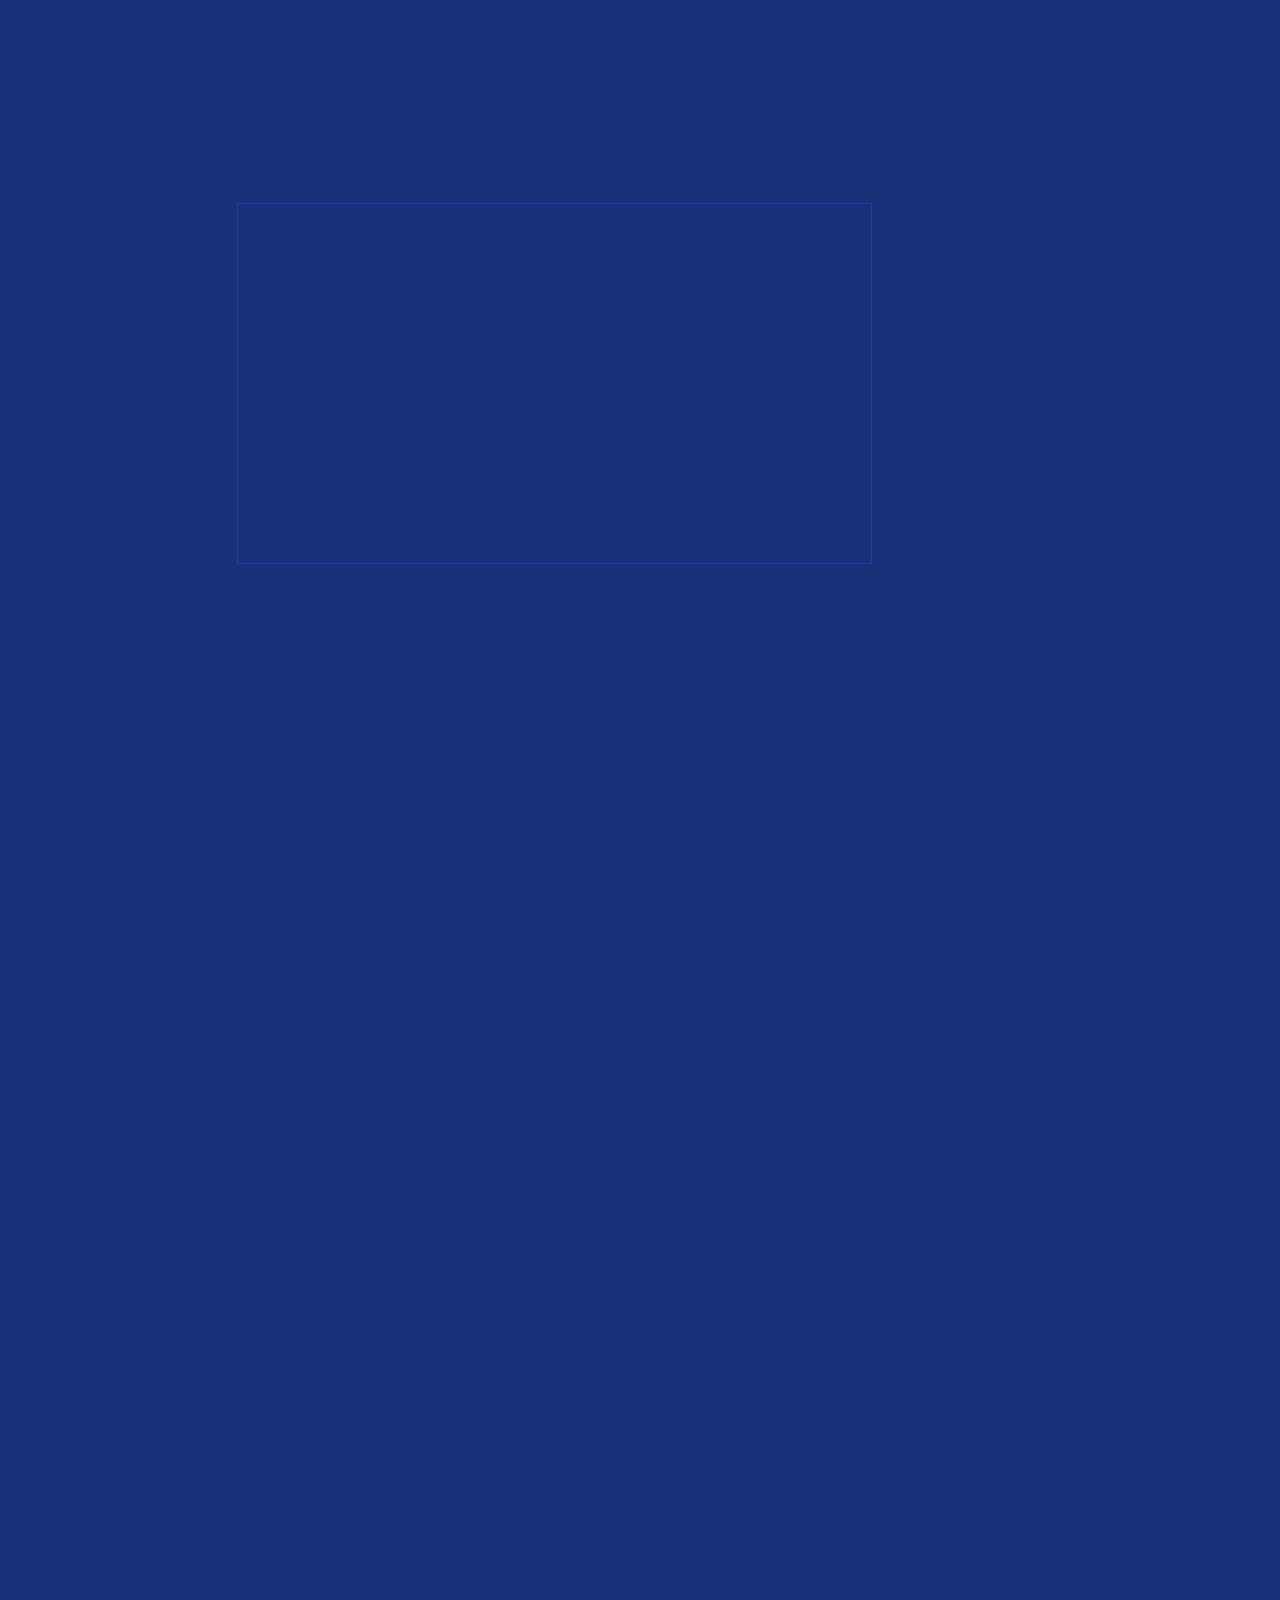
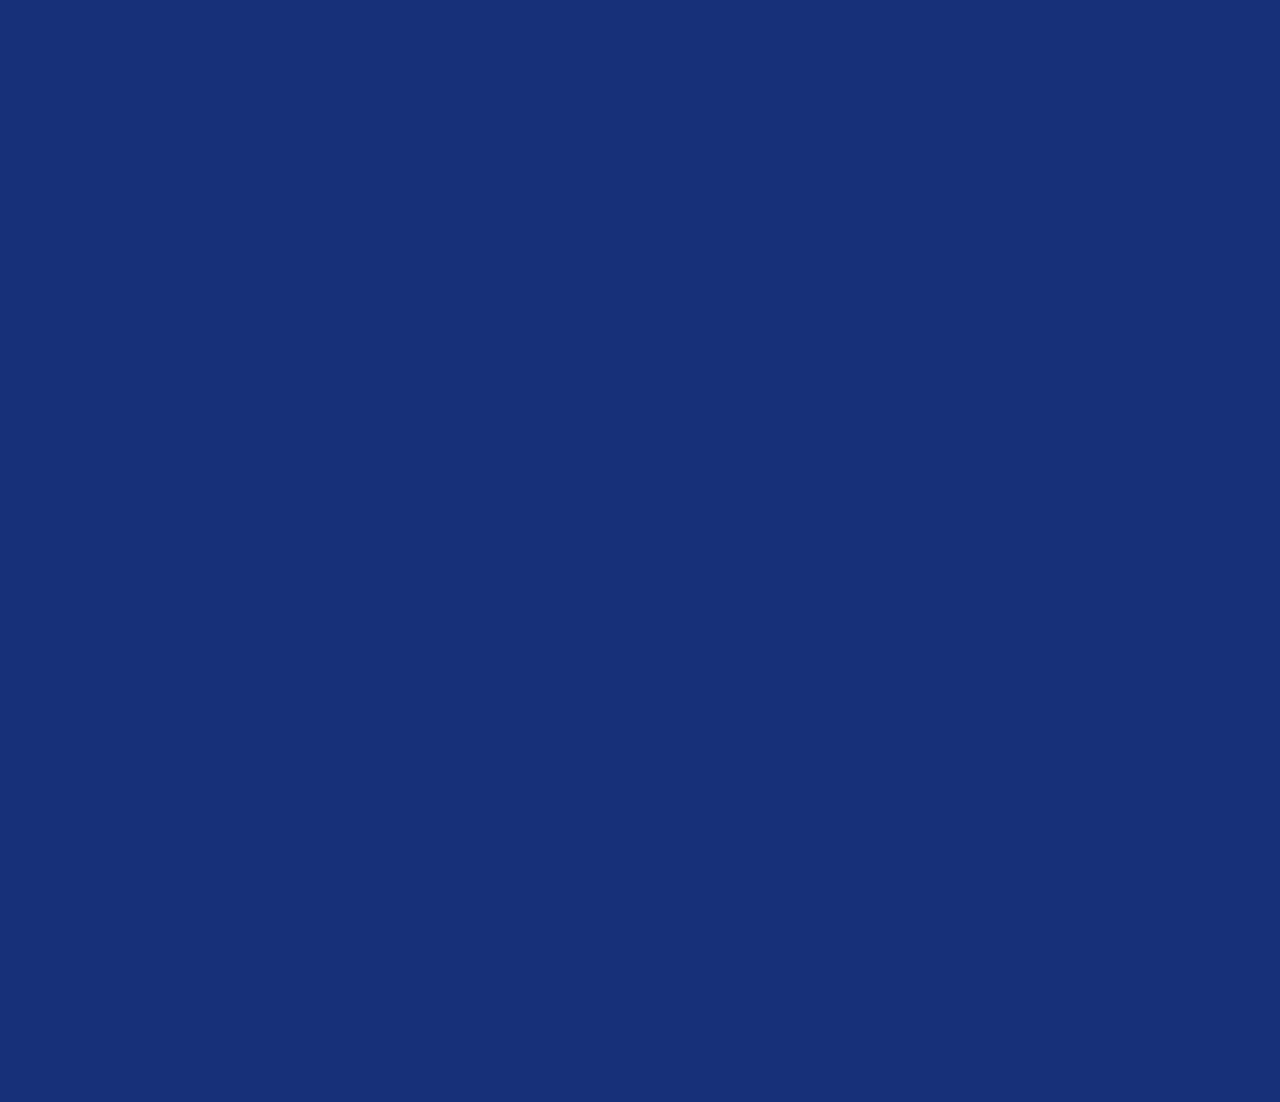
<file: a20180424livew/index.html>
<!DOCTYPE html>
<html lang="zh-CN">
<head>
    <meta charset="gbk">
    <meta name="author" content="Tencent-CP" />
    <meta name="Copyright" content="Tencent" />
    <meta name="Description" content="��QQ�ɳ�����������Ѷ�׿�����ͻ��300������д����������ۼƳ���4.5��ע���û�������������QQ�ɳ��������з��Ŷӳɹ��á�QQ�ɳ�������������ԭ�˶��εĴ󲿷ֲ������ɣ���������֮�࣬ͬʱ�����㹻�Ĳ�����ȣ����������ṩһ��ԭ֭ԭζȴ�ֳ�������ķɳ����Σ�" />
    <meta name="Keywords" content="QQ�ɳ�����,�ɳ�����,QQspeed,QQ�ɳ�����ԤԼ��QQ�ɳ�ԤԼ��ɾ����QQ�ɳ����β�ɾ����ԤԼ, QQ�ɳ�����,�ɳ�����,��ɾ����QQingame,speedm��QQ�ɳ�����ԤԼ��QQ�ɳ�ԤԼ��ɾ����QQ�ɳ����β�ɾ����QQ�ɳ���ɾ��������������Ϸ,����,Ư�ƣ�ָ��Ư�ƣ�������,������,ͬ�ǽ���,����,���ܿ�����,�����,ʱ������,�굶,���,��Ɑ,��Ѷ��Ϸ,QQ��Ϸ,SSC��������" />
    <title>�Ž�ֱ��-qq�ɳ�����΢����-��Ѷ��Ϸ</title>
    <meta name="viewport" content="width=device-width, initial-scale=1.0, minimum-scale=1.0, maximum-scale=1.0, user-scalable=no"/>
    <meta name="robots" content="none" />
    <meta name="format-detection" content="telephone=no">
    <link rel="stylesheet" href="src/css/rotate.css">
    <link rel="stylesheet" href="src/css/index.css">
    <!-- ҳ����ƣ�΢��cp | ҳ��������΢��cp | ������2018/04/24 -->
    <script>
        (function (win,doc){
            if (!win.addEventListener) return;
            var html=document.documentElement;
            function setFont(cb) {
                var w = html.clientWidth,
                    h = html.clientHeight;
                html.style.fontSize= w > h ? w/1334*100+"px" : w/750*100+"px";
                if(cb&&typeof (cb)=="function"){cb()}
            }
            setFont();
            doc.addEventListener('DOMContentLoaded',setFont,false);
            win.addEventListener('resize',setFont,false);
            win.addEventListener('load',setFont,false);
        })(window,document);

    </script>
    <style>

        .p1{
            background: url(//game.gtimg.cn/images/speedm/cp/ingame/a20180424livew/bg1.jpg) no-repeat center/cover;
        }
        .p2{
            background: url(//game.gtimg.cn/images/speedm/cp/ingame/a20180424livew/bg3.jpg) no-repeat center/cover;
        }
        .p3{
            position: relative;
            background: url(//game.gtimg.cn/images/speedm/cp/ingame/a20180424livew/bg3.jpg) center/cover;
            min-height: 100vh;
        }
        h1 {
            width: 5.69rem;
            height: 1.8rem;
            margin: 0 0 0 2.83rem;
        }
        .section{padding-top: 1px;position: relative;width: 100vw;height: 100vh;}
        .back {position: absolute;top:0;left: 0;width: 1.66rem;height: 0.65rem;background:url(//game.gtimg.cn/images/speedm/cp/ingame/a20180424livew/back.png) no-repeat center/cover;z-index: 999; }
        .img_box {width: 6.64rem; height: 3.8rem;position: relative;margin: 0.3rem 0 0 2.45rem;padding: 0.01rem;overflow: hidden;z-index: 1;}
        #container{width: 6.6rem; height: 3.74rem;    margin: -0.02rem auto;border: 0.02rem solid #243bbb;position: relative;top: 0.02rem;}
        .p2 h2{text-indent:-9999rem;width: 100%;height: .8rem;background: url(//game.gtimg.cn/images/speedm/cp/ingame/a20180424livew/title.png) no-repeat center/cover;margin-top: 0.2rem;  }
        .uls{width: 10.35rem;height: 5.98rem;margin: 0 auto;position: relative;background: url(//game.gtimg.cn/images/speedm/cp/ingame/a20180424livew/weal.png) no-repeat center/cover;}
        .uls .oli{position: absolute;font-size: .2rem;color: #30f8ff;width: 2.2rem;height: auto;line-height: 1.5;text-indent: -9999rem;}
        .uls .oli span{color: #6798fc;margin-left: -0.15rem;}
        .uls .oli:nth-child(1){right:0.3rem;top: 0.25rem;}
        .uls .oli:nth-child(2){right:-0.7rem;top: 2rem;}
        .uls .oli:nth-child(3){right:-0.7rem;top: 3.5rem;}
        .uls .oli:nth-child(4){left:0.7rem;top: 2.2rem;}
        .uls .oli:nth-child(5){left:-0.2rem;top: 3.5rem;}
        /*�������*/
        #P3 .comment-main{
            box-sizing: border-box;
            padding: .5rem 1rem 1rem;
        }
        .comment-main--tips{
            color: #fff;
            opacity: .3;
        }
        .vc-item--content{
            color: #9edaff;
        }
        #P3.hidecomm .comment-add-bar{
            display: none !important;
        }
        /*ֱ����ť*/
        .btnn{position: absolute;width:3.2rem;height:1.04rem;background:url(//game.gtimg.cn/images/speedm/cp/ingame/a20180424livew/btn.png) no-repeat 50%/cover;right:.5rem;bottom: 1rem;text-indent: -9999px;}
    </style>
</head>
<body>
<div class="rotate portrait"></div>
<a href="//speedm.qq.com/ingame/all/index.shtml" class="back t_hide" ontouchend="PTTSendClick('header','back','����');">����</a>
        <section class="section p1 swiper-slide" data-hash="slide1">
            <h1 class="t_hide sp">Ư�ƺ�ſҹ���Ž�һ��Ư�ƿ�</h1>
            <div class="img_box">
                <div id="container"></div>
            </div>
            <a style="display: none" href="//egame.qq.com/434981260" class="btnn" ontouchend="PTTSendClick('header','jingruzb','����ֱ��');">����ֱ��</a>
            <p style="display: none" class="ctime" id="ctime"></p>
            <i class="arrows sp"></i>
        </section>
        <section class="section p2 swiper-slide" data-hash="slide2">
            <h2 class="">�ᳵ֮ҹ ������ͣ</h2>
            <ul class="uls">
                <li class="oli">
                    �ܳ�������װ�����ã�*15
                    <span>�Ž�ר����װ</span>
                </li>
                <li class="oli">
                    iphoneX*3
                </li>
                <li class="oli">
                    8888��ȯ*20
                </li>
                <li class="oli">
                    ��֮�ǣ����ã�*6
                    <span>�Ž�ר��A��</span>
                </li>
                <li class="oli">
                    100Q��*50
                    <span>500Q��*10</span>
                </li>
            </ul>
            </ul>
        </section>
        <section class="p3 hidecomm" id="P3">
            <div id="comment"></div>
        </section>
<script src="//ossweb-img.qq.com/images/js/zepto/zepto.modules.min.js"></script>
<script src="//ossweb-img.qq.com/images/js/PTT/ping_tcss_tgideas_https_min.js"></script>
<script src="//ossweb-img.qq.com/images/js/TGMobileShare/TGMobileShare.min.js"></script>
<script src="//ossweb-img.qq.com/images/js/mobile_bundle/milo.js"></script>
<script src="//ossweb-img.qq.com/images/js/bsCommonFiles/library/vue/vue-2.5.min.js"></script>
<script src="//ossweb-img.qq.com/images/js/bsCommonFiles/comment/comment-3.5.js" charset="utf-8"></script>
<!--<script src="//imgcache.qq.com/tencentvideo_v1/tvp/js/tvp.player_v2.js" type="text/javascript"></script>-->
<script src='//vm.gtimg.cn/tencentvideo/txp/js/txplayer.js'></script>
<!-- PHP��ȡ������ʱ�� -->
<script src='//apps.game.qq.com/CommArticle/app/reg/gdate.php'></script>
<script>
    function countDown(t,e){function n(){var t,e,a,r,s,c;return e=+new Date+o.gap,t=Math.floor((o.ttime-e)/1e3),0>=t?(t=0,clearTimeout(o.timer),i(["00","00","00","00"],o.el,o.id,o.nani),void o.done()):(a=t%60,t=(t-a)/60,r=t%60,t=(t-r)/60,s=t%24,t=(t-s)/24,c=t,i([c,s,r,a],o.el,o.id,o.nani),void(o.timer=setTimeout(n,1e3)))}function i(t,e,n,i){for(var s=0;s<t.length;s++)t[s]=""+t[s],1==t[s].length&&(t[s]="0"+t[s]);0!==o.lastTs?r(t,o.lastTs,n,i):a(e,t,n,o.sp),o.lastTs=t}function a(t,e,n,i){for(var a=e.length,r="",o=0;a>o;o++){e[o]=e[o].split("");for(var s=0;s<e[o].length;s++)r+='<span id="'+n+"P"+(o+1)+"_"+s+'" class="'+n+"_p "+n+"_p"+(o+1)+"_"+s+" "+n+"_n"+e[o][s]+'">'+e[o][s]+"</span>";r+='<span class="'+n+"_s "+n+"_"+o+'">'+i[o]+"</span>"}t.innerHTML=r}function r(t,e,n,i){for(var a=0;a<t.length;a++)if(t[a]!==e[a]){t[a]=t[a].split("");for(var r=0;r<t[a].length;r++)if(t[a][r]!==e[a][r]){var o=document.getElementById(n+"P"+(a+1)+"_"+r);o.className=n+"_p "+n+"_p"+(a+1)+"_"+r+" "+n+"_n"+t[a][r]+" "+i,o.innerHTML=t[a][r],o.addEventListener&&o.addEventListener("webkitAnimationEnd",function(){this.classList.remove(i)},!1)}}}var o={nani:"nani",sp:[":",":",":",""],id:t,el:document.getElementById(t),gap:0,lastTs:0,ttime:0,timer:null,done:function(){}};for(p in e)o[p]=e[p];if(void 0!==o.ttime)return o.play=function(){n()},o.pause=function(){clearTimeout(o.timer)},o.play(),o}function getServerTime(){var t,e,n="//"+window.location.hostname+"/favicon.ico?t="+Math.random();try{t=new XMLHttpRequest}catch(i){try{t=new ActiveXObject("Msxml2.XMLHTTP")}catch(i){try{t=new ActiveXObject("Microsoft.XMLHTTP")}catch(i){t=null}}}try{t.open("HEAD",n,!1),t.send()}catch(i){return{stime:new Date,stgap:0}}return e=new Date(t.getResponseHeader("Date")),{stime:e,stgap:e.getTime()-+new Date}}
    //ͨ��gdate.php��ȡ�����������ʱ���gap
    var _gapTime = typeof(json_curdate)!=="undefined" ? +new Date(json_curdate.replace(/-/g,"/"))-(+new Date()) : 0;
    var ctimer = new countDown("ctime",{ ttime:+new Date(2018,03,28,18,00,00), gap:_gapTime, sp:["DAYS","HOURS","MINUTES","SECONDS"],done:function () {
        $('.btnn').show()
    }})
//    var video = new tvp.VideoInfo();
//    video.setChannelId("100202901");
//    var player = new tvp.Player();
//    player.create({
//        width: '100%',
//        height: '100%',
//        type: 1,
//        video: video,
//        modId: "container",
//        autoplay: true
//    });
// ��Ƶ
playVideo('e0638qk46wo')
function playVideo(vid) {
    var player = new Txplayer({
        containerId: 'container',
        vid: vid,
        width: '1014',
        height: '535',
        autoplay: false,
    });

}
</script>

<script>

    //�˶δ��벻�ܷŵ�����JS�У�
    var setSite = { //������վ����
        siteType:"a20180424livew", //������:"os"�����ǹ�����������ǣ�����дactName����a20160701xxx
        pageType: "index", //������:��ҳ��Ķ�λ������ҳ�溬����д����main||list||detail||download||share||page1||pageN
        pageName: "�Ž�ֱ��", //������:ҳ��������
        osact: 0, //ѡ����:�Ƿ��ǹ���ר��(�ڹ�����Ӫ��ר��)boolean��Ĭ����0�������������ϼ������osact=1���������
        ingame: 1, //ѡ����:�Ƿ�Ͷ������ϷAPP��boolean��Ĭ����0�������������ϼ������ingame=1���������
        stayTime: 0 //ѡ����:�Ƿ���Ҫͳ��ͣ��ʱ��boolean��Ĭ����0
    }
    if (typeof (pgvMain) == 'function') pgvMain();//ǧ�������ǣ�

    TGMobileShare({
        shareTitle: '', //�����û�����Ϊ��ʱ��ҳ����title�����ȡtitle
        shareDesc:'', //�����û�����Ϊ��ʱ��ҳ����Description�����ȡDescription
        shareImgUrl:'https://game.gtimg.cn/images/speedm/m/m201712/logo.png', //����ͼƬ�ߴ�200*200������д����·��
        shareLink:location.href, //��������Ҫ����ǰҳ��ͬ����(��Q���������Ҫ��) ,�����û�����Ϊ��ʱ��Ĭ�ϵ�ȡ��ǰURL
        actName:'a20180424livew' //���������������ͳ�Ʒ�������ר��һ�����Ŀ¼������a20151029demo
    });
//    ����
    new Comment({
        el: '#comment',
        options: {
            gameid: 'qsm',
            // title: '���۲���',
            stime: '201804',
            objid: '1507517821150',
            moduleId: 'feed_mobile',
            sandbox: 1,
            channel: 1
        },
        login: {
            wxappid: 'wx95a3a4d7c627e07d',
            qqappid: '1104466820'
        },
    })
    var $p3 = $('#P3')
    $(document,window).on('scroll',function () {
        var st = $(window).scrollTop() || $(document).scrollTop()
        if(st > window.innerHeight * 1.5){
            $p3.removeClass('hidecomm')
        }
        else{
            $p3.addClass('hidecomm')
        }
    })
    document.querySelector('.back').href=document.querySelector('.back').href+window.location.search;
</script>
</body>
</html>
</file>
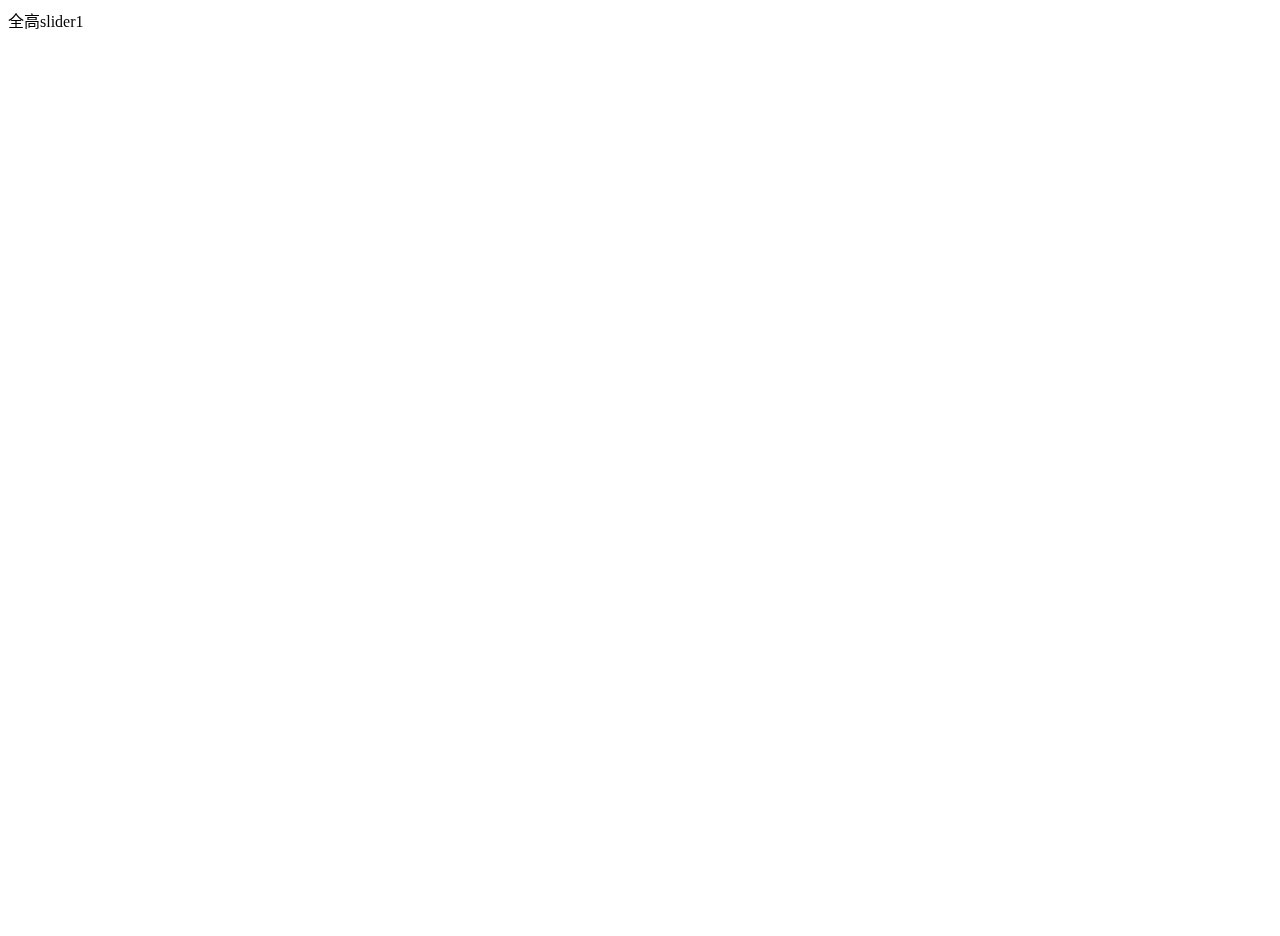
<file: zhangjie/a20171204xszpc/page.html>
<!DOCTYPE html>
<html lang="zh-CN">
<head>
    <meta charset="gbk">
    <meta name="robots" content="all">
    <meta name="author" content="Tencent-CP" />
    <meta name="Copyright" content="Tencent">
    <meta name="Description" content="��QQ�ɳ�����������Ѷ�׿�����ͻ��300������д����������ۼƳ���4.5��ע���û�������������QQ�ɳ��������з��Ŷӳɹ��á�QQ�ɳ�������������ԭ�˶��εĴ󲿷ֲ������ɣ���������֮�࣬ͬʱ�����㹻�Ĳ�����ȣ����������ṩһ��ԭ֭ԭζȴ�ֳ�������ķɳ����Σ�" />
    <meta name="Keywords" content="QQ�ɳ�����,�ɳ�����,QQspeed,�Žܣ������Žܣ�л�ȣ���fast,QQ�ɳ������ܼ࣬Ư�������֣����ǣ����ǣ����ǿգ�QQkart,SSC��������,������Ϸ,����,������,������,ͬ�ǽ���,����,���ܿ�����,�����,ʱ��,ʱ������,�굶,���,��Ɑ,��Ѷ��Ϸ,QQ��Ϸ,��Ƶ,WCG,������Ƶ,��˯ɭ��,��������,����԰,Ư��,�ɳ�����,����,����,�ӵ�"/>
    <title> Q������Я���Žܣ�һ�������-QQ�ɳ�����Ψһ�ٷ�����-����Ư��һ������</title>
    <link rel="stylesheet" href="css/swiper-3.4.2.min.css">
    <!-- ��ƣ�cp  | �ع���cp | ������2017/12/4  -->
    <style type="text/css">
       .swiper-1{
            width:100%;
            height:920px;
        }
        /*#swiper-container4 .swiper-slide{*/
            /*height:100%;*/
        /*}*/
       .swiper-1 .swiper-slide:last-child{
             height:150px;
         }
    </style>
</head>
<body>
<div class="swiper-container swiper-1">
    <div class="swiper-wrapper">
        <div class="swiper-slide " >
            ȫ��slider1</div>
        <div class="swiper-slide" >
            ȫ��slider2</div>
        <div class="swiper-slide">
            ȫ��slider3</div>
        <div class="swiper-slide">
            ȫ��slider4</div>
        <div class="swiper-slide">
            ���һ��slide</div>
    </div>
    <ul class="swiper-pagination"></ul>
</div>
<script src="//ossweb-img.qq.com/images/js/title.js"></script>
<script src="//ossweb-img.qq.com/images/js/jquery/jquery-1.11.3.min.js"></script>
<script src="//ossweb-img.qq.com/images/js/PTT/ping_tcss_tgideas_https_min.js"></script>
<script src="//game.gtimg.cn/images/clqs/cp/a20171023reserve/pc/js/swiper-3.4.2.min.js"></script>
<script>
    //�˶δ��벻�ܷŵ�����JS�У�
    var setSite={ //������վ����
        siteType:"zhangjie", //������:"os"�����ǹ�����������ǣ�����дactName����a20160701xxx
        pageType:"index", //������:��ҳ��Ķ�λ������ҳ�溬����д����main||list||detail||download||share||page1||pageN
        pageName:"��ҳ", //������:ҳ��������
        osact:0, //ѡ����:�Ƿ��ǹ���ר��(�ڹ�����Ӫ��ר��)boolean��Ĭ����0�������������ϼ������osact=1���������
        ingame:0, //ѡ����:�Ƿ�Ͷ������ϷAPP��boolean��Ĭ����0�������������ϼ������ingame=1���������
        stayTime:0 //ѡ����:�Ƿ���Ҫͳ��ͣ��ʱ��boolean��Ĭ����0
    }
    if(typeof(pgvMain)=='function')pgvMain();//ǧ�������ǣ�
</script>
</body>
</html>
<script>
    var mySwiper1 = new Swiper('.swiper-1',{
        slidesPerView : 'auto',
        direction : 'vertical',
        keyboardControl : true,
        mousewheelControl : true,
        paginationClickable: true,
        pagination :'.swiper-1 .swiper-pagination',
        paginationElement: 'li',
        onTransitionEnd: function(swiper){
            if(swiper.progress==1){
                swiper.activeIndex=swiper.slides.length-1
            }
        }
    })
</script>
</file>
<file: a20180424livew/src/css/rotate.css>
/*
  �ƶ�����ת�Ѻ���ʾʹ�÷�����
    ������ʾ��ʾ����html�ṹ��<div class="rotate landscape"></div>
    ������ʾ��ʾ����html�ṹ��<div class="rotate portrait"></div>
 */
.rotate{width:100%;height:100%;position:fixed;top:0;left:0;z-index:9999;background:#32373b}.rotate:before{content:" ";position:fixed;top:50%;left:50%;width:2rem;height:3rem;margin:-2rem 0 0 -1rem;animation:landscape 1.5s ease infinite alternate;-webkit-animation:landscape 1.5s ease infinite alternate;background:url([data-uri]) no-repeat;background-size:2rem 3rem}.rotate:after{position:fixed;top:50%;left:50%;transform:translate(-50%,-50%);width:6.5rem;font-size:0.34rem;color:#ffd40a;margin-top:1.4rem;content:"Ϊ�˸��õ����飬�뽫�ֻ�/ƽ������";text-align: center;}@-webkit-keyframes landscape{0%{transform:rotate(-90deg)}30%{transform:rotate(-90deg)}70%{transform:rotate(0deg)}100%{transform:rotate(0deg)}}@keyframes landscape{0%{transform:rotate(-90deg)}30%{transform:rotate(-90deg)}70%{transform:rotate(0deg)}100%{transform:rotate(0deg)}}@media screen and (orientation:landscape){.landscape{display:block}.portrait{display:none}}@media screen and (orientation:portrait){.landscape{display:none}.portrait{display:block}}
</file>
<file: a20180424livew/src/css/index.css>
/*������ʽ*/
body,div,dl,dt,dd,ul,ol,li,h1,h2,h3,h4,h5,h6,pre,code,form,fieldset,legend,input,textarea,p,blockquote,th,td,hr,button,article,aside,
details,figcaption,figure,footer,header,hgroup,menu,nav,section{margin:0;padding:0}
article,aside,details,figcaption,figure,footer,header,hgroup,menu,nav,section { display:block; }
table{border-collapse:collapse;border-spacing:0}
audio,canvas,video { display: inline-block;*display: inline;*zoom: 1;}
fieldset,img{border:0}
address,caption,cite,code,dfn,em,strong,th,var{font-style:normal;font-weight:normal}
ol,ul{list-style:none}
caption,th{text-align:left}
h1,h2,h3,h4,h5,h6{font-size:100%;font-weight:normal}
q:before,q:after{content:''}
abbr,acronym{border:0;font-variant:normal}
sup{vertical-align:text-top}
sub{vertical-align:text-bottom}
input,textarea,select{font-family:inherit;font-size:inherit;font-weight:inherit;outline: none;}
input,textarea,select{*font-size:100%}
a {text-decoration: none;outline: none;color: #fff;}
.q:after {content:""; display:block; height:0; clear:both; overflow:hidden;}
body{font-family:'\5FAE\8F6F\96C5\9ED1';color: #fff;  background: #173079;}
button{font-family:'\5FAE\8F6F\96C5\9ED1';}
.t_hide{text-indent: -2000rem;overflow: hidden;}
*{-webkit-tap-highlight-color: rgba(0,0,0,0);-webkit-tap-highlight-color:transparent;}
i{font-style: normal;}
html, body {
    position: relative;
    height: 100%;
}
.swiper-container {
    width: 100%;
    height: 100%;
}
.swiper-slide {
    width: 100%;
    height: 100%;
}
.arrows {
    position: absolute;
    bottom: 0.2rem;
    width: 0.64rem;
    height: 0.32rem;
    left: 0;
    right: 0;
    margin: auto;
    background: url(//game.gtimg.cn/images/speedm/cp/ingame/a20180424livew/arrow.png) no-repeat center/cover;
    animation:down-arrow 1.5s infinite ease-in-out;
    z-index: 999;
}
@keyframes down-arrow {
    0%, 25% {
        opacity:0;
        transform:translateY(-0.08rem);
    }
    50% {
        opacity:1;
        transform:translateY(0);
    }
    100% {
        opacity: 0;
        transform: translateY(0.12rem);
    }
}
</file>
